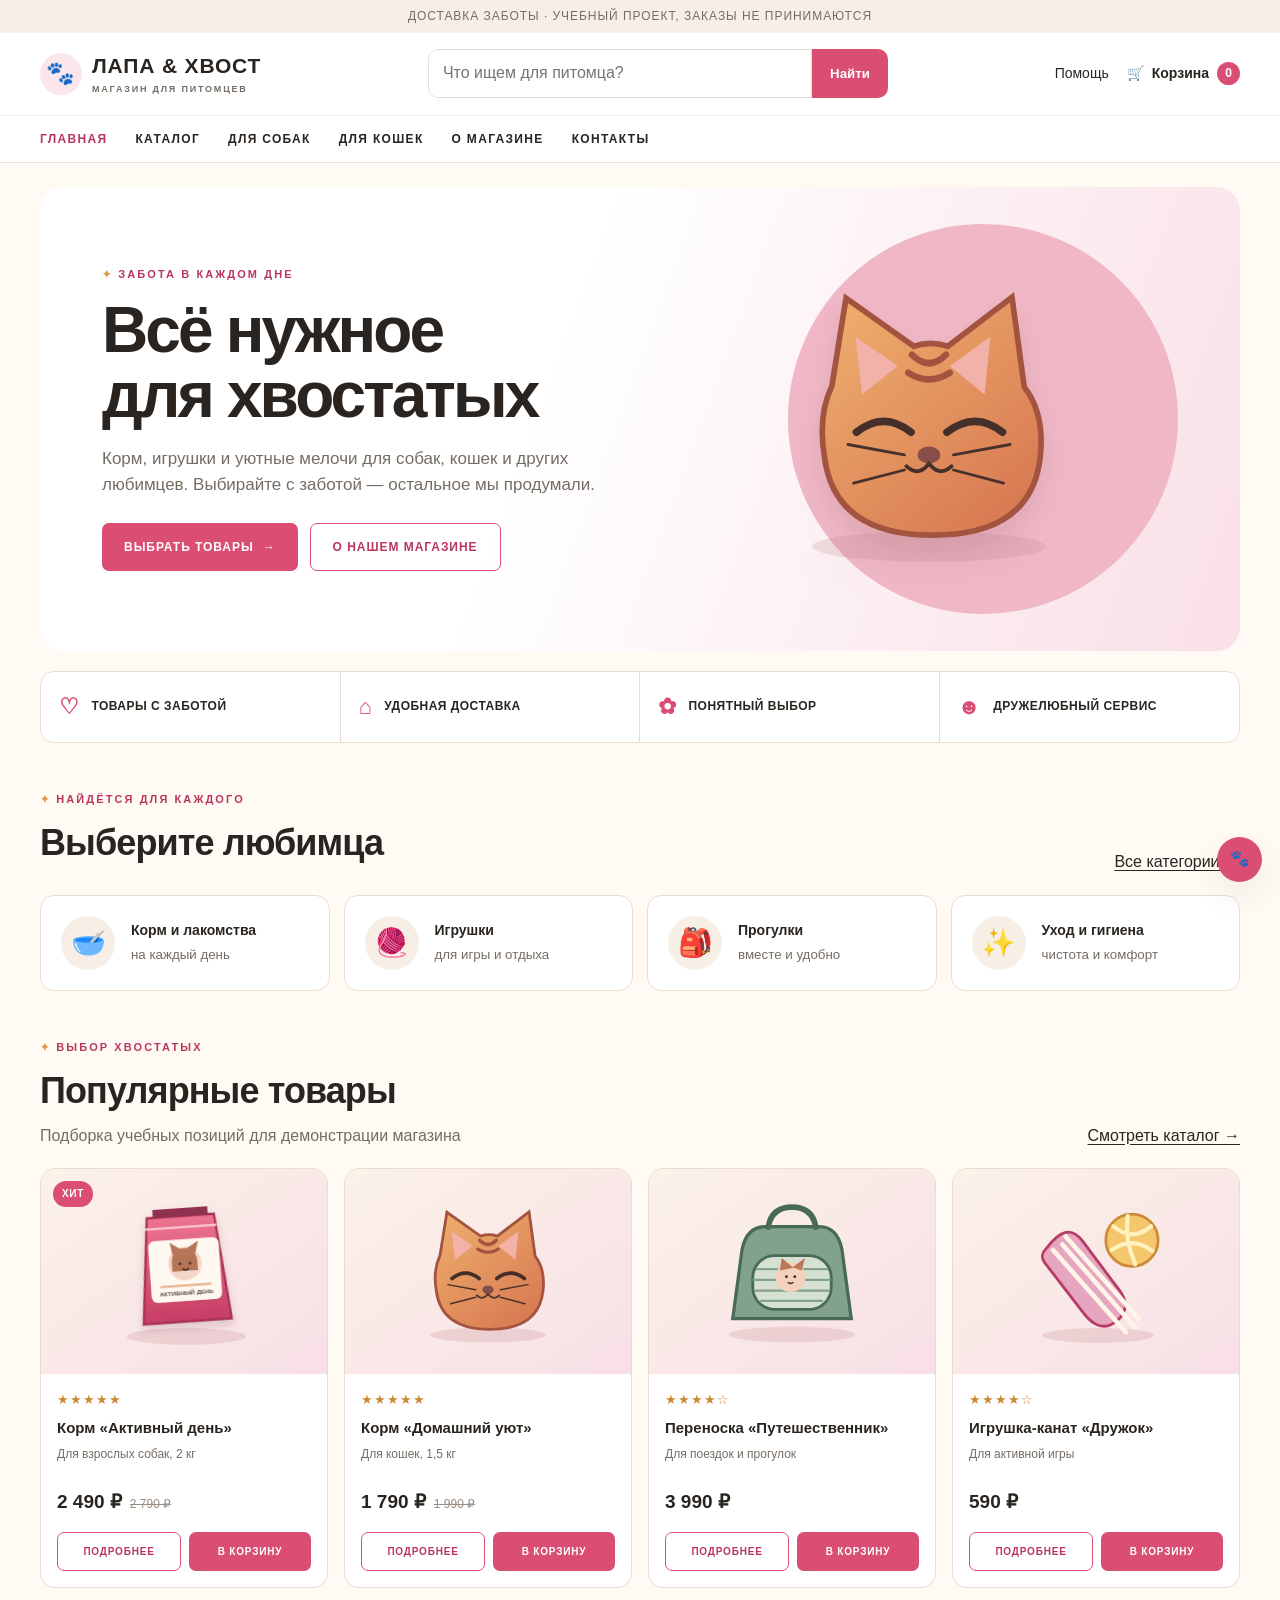
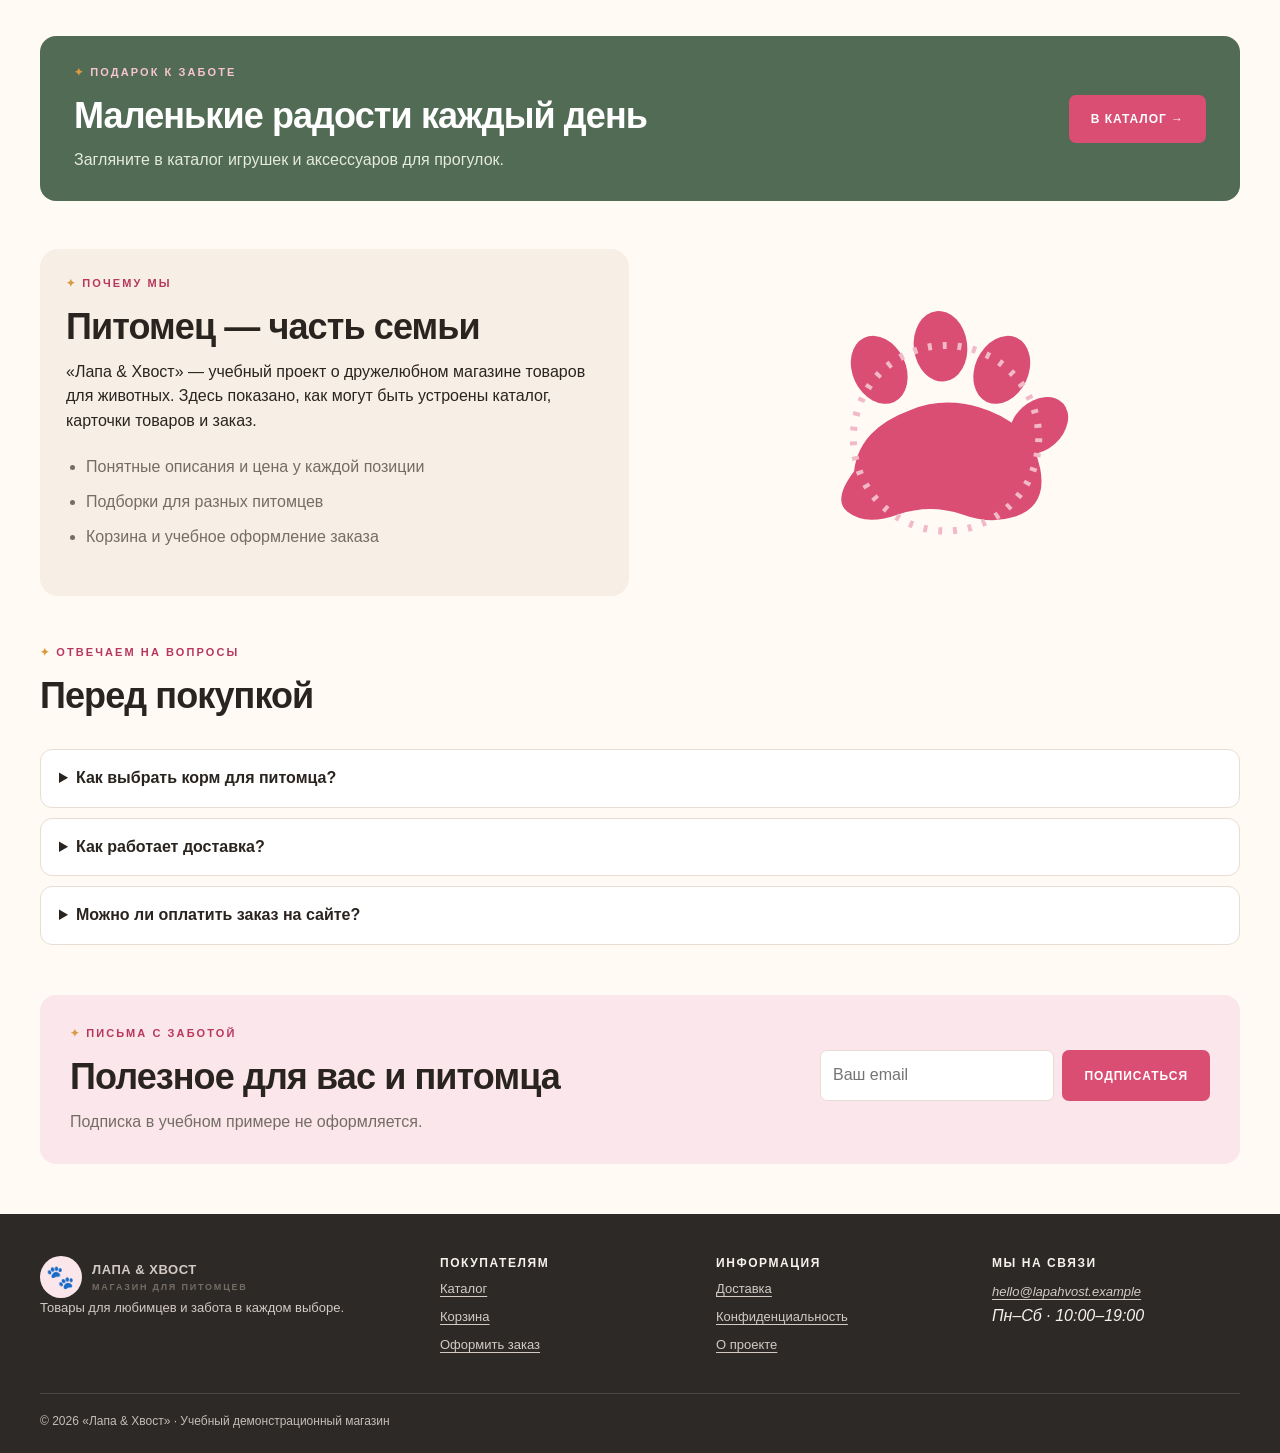
<file: index.html>
<!doctype html>
<html lang="ru"><head><meta charset="utf-8"><meta name="viewport" content="width=device-width, initial-scale=1"><meta name="description" content="Лапа & Хвост — учебный интернет-магазин товаров для питомцев."><title>Лапа & Хвост — всё для любимых питомцев</title><link rel="stylesheet" href="style.css"><script src="store.js" defer></script></head>
<body id="top"><div class="topline">ДОСТАВКА ЗАБОТЫ · УЧЕБНЫЙ ПРОЕКТ, ЗАКАЗЫ НЕ ПРИНИМАЮТСЯ</div><header class="main-header"><div class="container header-main"><a class="brand" href="index.html"><span class="brand-mark" aria-hidden="true">🐾</span><span>ЛАПА & ХВОСТ<small>МАГАЗИН ДЛЯ ПИТОМЦЕВ</small></span></a><form class="header-search" action="catalog.html" method="get" role="search"><label class="visually-hidden" for="site-search">Поиск товаров</label><input id="site-search" name="q" type="search" placeholder="Что ищем для питомца?" minlength="2"><button type="submit">Найти</button></form><div class="header-actions"><a href="information.html#contacts">Помощь</a><a class="cart-link" href="cart.html" aria-label="Корзина"><span aria-hidden="true">🛒</span> Корзина <span class="cart-count" data-cart-count>0</span></a></div></div><nav class="nav" aria-label="Основная навигация"><div class="container"><ul class="nav-list"><li><a href="index.html" aria-current="page">ГЛАВНАЯ</a></li><li><a href="catalog.html">КАТАЛОГ</a></li><li><a href="product-dog-food.html">ДЛЯ СОБАК</a></li><li><a href="product-cat-food.html">ДЛЯ КОШЕК</a></li><li><a href="information.html#about">О МАГАЗИНЕ</a></li><li><a href="information.html#contacts">КОНТАКТЫ</a></li></ul></div></nav></header>
<main id="main" class="container">
<section class="hero" aria-labelledby="hero-title"><div class="hero-copy"><span class="eyebrow">ЗАБОТА В КАЖДОМ ДНЕ</span><h1 id="hero-title">Всё нужное<br>для хвостатых</h1><p class="lead">Корм, игрушки и уютные мелочи для собак, кошек и других любимцев. Выбирайте с заботой — остальное мы продумали.</p><div class="hero-links"><a class="button" href="catalog.html">ВЫБРАТЬ ТОВАРЫ <span aria-hidden="true">→</span></a><a class="button secondary" href="information.html#about">О НАШЕМ МАГАЗИНЕ</a></div></div><div class="hero-art"><img src="assets/cat.svg" alt="Нарисованный рыжий кот — символ магазина"></div></section>
<section class="benefit-row" aria-label="Преимущества магазина"><div class="benefit"><span class="benefit-icon" aria-hidden="true">♡</span><span>ТОВАРЫ С ЗАБОТОЙ</span></div><div class="benefit"><span class="benefit-icon" aria-hidden="true">⌂</span><span>УДОБНАЯ ДОСТАВКА</span></div><div class="benefit"><span class="benefit-icon" aria-hidden="true">✿</span><span>ПОНЯТНЫЙ ВЫБОР</span></div><div class="benefit"><span class="benefit-icon" aria-hidden="true">☻</span><span>ДРУЖЕЛЮБНЫЙ СЕРВИС</span></div></section>
<section class="section" aria-labelledby="categories-title"><div class="section-head"><div><span class="eyebrow">НАЙДЁТСЯ ДЛЯ КАЖДОГО</span><h2 id="categories-title">Выберите любимца</h2></div><a href="catalog.html">Все категории →</a></div><div class="category-grid"><a class="category-card" href="catalog.html?category=food"><span class="category-icon" aria-hidden="true">🥣</span><span><strong>Корм и лакомства</strong><small>на каждый день</small></span></a><a class="category-card" href="catalog.html?category=toys"><span class="category-icon" aria-hidden="true">🧶</span><span><strong>Игрушки</strong><small>для игры и отдыха</small></span></a><a class="category-card" href="catalog.html?category=walk"><span class="category-icon" aria-hidden="true">🎒</span><span><strong>Прогулки</strong><small>вместе и удобно</small></span></a><a class="category-card" href="catalog.html?category=hygiene"><span class="category-icon" aria-hidden="true">✨</span><span><strong>Уход и гигиена</strong><small>чистота и комфорт</small></span></a></div></section>
<section class="section" aria-labelledby="popular-title"><div class="section-head"><div><span class="eyebrow">ВЫБОР ХВОСТАТЫХ</span><h2 id="popular-title">Популярные товары</h2><p>Подборка учебных позиций для демонстрации магазина</p></div><a href="catalog.html">Смотреть каталог →</a></div><div class="product-grid">
<article class="product-card" data-product-card data-category="food" data-price="2490"><span class="badge">ХИТ</span><a class="product-image" href="product-dog-food.html"><img src="assets/pet-food.svg" alt="Иллюстрация упаковки корма для собак"></a><div class="product-info"><span class="rating" aria-label="Оценка 5 из 5">★★★★★</span><h3><a href="product-dog-food.html">Корм «Активный день»</a></h3><p class="product-desc">Для взрослых собак, 2 кг</p><div class="price-row"><data class="price" value="2490">2 490 ₽</data><del class="old-price">2 790 ₽</del></div><div class="product-actions"><a class="button secondary" href="product-dog-food.html">ПОДРОБНЕЕ</a><button class="button" type="button" data-add-to-cart="dog-food" aria-label="Добавить корм для собак в корзину">В КОРЗИНУ</button></div></div></article>
<article class="product-card" data-product-card data-category="food" data-price="1790"><a class="product-image" href="product-cat-food.html"><img src="assets/cat.svg" alt="Иллюстрация кошки"></a><div class="product-info"><span class="rating" aria-label="Оценка 5 из 5">★★★★★</span><h3><a href="product-cat-food.html">Корм «Домашний уют»</a></h3><p class="product-desc">Для кошек, 1,5 кг</p><div class="price-row"><data class="price" value="1790">1 790 ₽</data><del class="old-price">1 990 ₽</del></div><div class="product-actions"><a class="button secondary" href="product-cat-food.html">ПОДРОБНЕЕ</a><button class="button" type="button" data-add-to-cart="cat-food">В КОРЗИНУ</button></div></div></article>
<article class="product-card" data-product-card data-category="walk" data-price="3990"><a class="product-image" href="product-carrier.html"><img src="assets/carrier.svg" alt="Иллюстрация переноски для питомца"></a><div class="product-info"><span class="rating" aria-label="Оценка 4 из 5">★★★★☆</span><h3><a href="product-carrier.html">Переноска «Путешественник»</a></h3><p class="product-desc">Для поездок и прогулок</p><div class="price-row"><data class="price" value="3990">3 990 ₽</data></div><div class="product-actions"><a class="button secondary" href="product-carrier.html">ПОДРОБНЕЕ</a><button class="button" type="button" data-add-to-cart="carrier">В КОРЗИНУ</button></div></div></article>
<article class="product-card" data-product-card data-category="toys" data-price="590"><a class="product-image" href="catalog.html"><img src="assets/toy.svg" alt="Иллюстрация игрушки для питомца"></a><div class="product-info"><span class="rating" aria-label="Оценка 4 из 5">★★★★☆</span><h3><a href="catalog.html">Игрушка-канат «Дружок»</a></h3><p class="product-desc">Для активной игры</p><div class="price-row"><data class="price" value="590">590 ₽</data></div><div class="product-actions"><a class="button secondary" href="catalog.html">ПОДРОБНЕЕ</a><button class="button" type="button" data-add-to-cart="rope">В КОРЗИНУ</button></div></div></article>
</div><p class="form-note" data-live-message aria-live="polite"></p></section>
<section class="offer-band"><div><span class="eyebrow">ПОДАРОК К ЗАБОТЕ</span><h2>Маленькие радости каждый день</h2><p>Загляните в каталог игрушек и аксессуаров для прогулок.</p></div><a class="button" href="catalog.html">В КАТАЛОГ →</a></section>
<section class="section split" id="about"><div class="soft-panel"><span class="eyebrow">ПОЧЕМУ МЫ</span><h2>Питомец — часть семьи</h2><p>«Лапа & Хвост» — учебный проект о дружелюбном магазине товаров для животных. Здесь показано, как могут быть устроены каталог, карточки товаров и заказ.</p><ul class="feature-list"><li>Понятные описания и цена у каждой позиции</li><li>Подборки для разных питомцев</li><li>Корзина и учебное оформление заказа</li></ul></div><div class="paw-decor"><img src="assets/paw.svg" alt="Декоративная иллюстрация лапки" title="Иллюстрация магазина"></div></section>
<section class="section"><div class="section-head"><div><span class="eyebrow">ОТВЕЧАЕМ НА ВОПРОСЫ</span><h2>Перед покупкой</h2></div></div><div class="faq-list"><details><summary>Как выбрать корм для питомца?</summary><p>Учитывайте возраст, размер, привычный рацион и рекомендации ветеринарного специалиста. Товары на сайте — учебные примеры.</p></details><details><summary>Как работает доставка?</summary><p>В этом макете доставка показана как элемент заказа. Реальные сроки и условия должен указать продавец.</p></details><details><summary>Можно ли оплатить заказ на сайте?</summary><p>Нет. Оплата не подключена; оформление демонстрирует только работу формы и корзины.</p></details></div></section>
<section class="newsletter"><div><span class="eyebrow">ПИСЬМА С ЗАБОТОЙ</span><h2>Полезное для вас и питомца</h2><p>Подписка в учебном примере не оформляется.</p></div><form class="newsletter-form" data-newsletter><label class="visually-hidden" for="news-email">Ваш email</label><input id="news-email" type="email" name="email" autocomplete="email" placeholder="Ваш email" required><button class="button" type="submit">ПОДПИСАТЬСЯ</button><output aria-live="polite"></output></form></section>
</main><footer class="footer" id="contacts"><div class="container"><div class="footer-grid"><section><a class="brand" href="index.html"><span class="brand-mark" aria-hidden="true">🐾</span><span>ЛАПА & ХВОСТ<small>МАГАЗИН ДЛЯ ПИТОМЦЕВ</small></span></a><p>Товары для любимцев и забота в каждом выборе.</p></section><section><h3>ПОКУПАТЕЛЯМ</h3><ul><li><a href="catalog.html">Каталог</a></li><li><a href="cart.html">Корзина</a></li><li><a href="checkout.html">Оформить заказ</a></li></ul></section><section><h3>ИНФОРМАЦИЯ</h3><ul><li><a href="information.html#delivery">Доставка</a></li><li><a href="information.html#privacy">Конфиденциальность</a></li><li><a href="information.html#about">О проекте</a></li></ul></section><section><h3>МЫ НА СВЯЗИ</h3><address><a href="mailto:hello@lapahvost.example">hello@lapahvost.example</a><br>Пн–Сб · 10:00–19:00</address></section></div><div class="footer-bottom">© 2026 «Лапа & Хвост» · Учебный демонстрационный магазин</div></div></footer><a class="paw-float" href="#top" aria-label="Наверх">🐾</a></body></html>
</file>
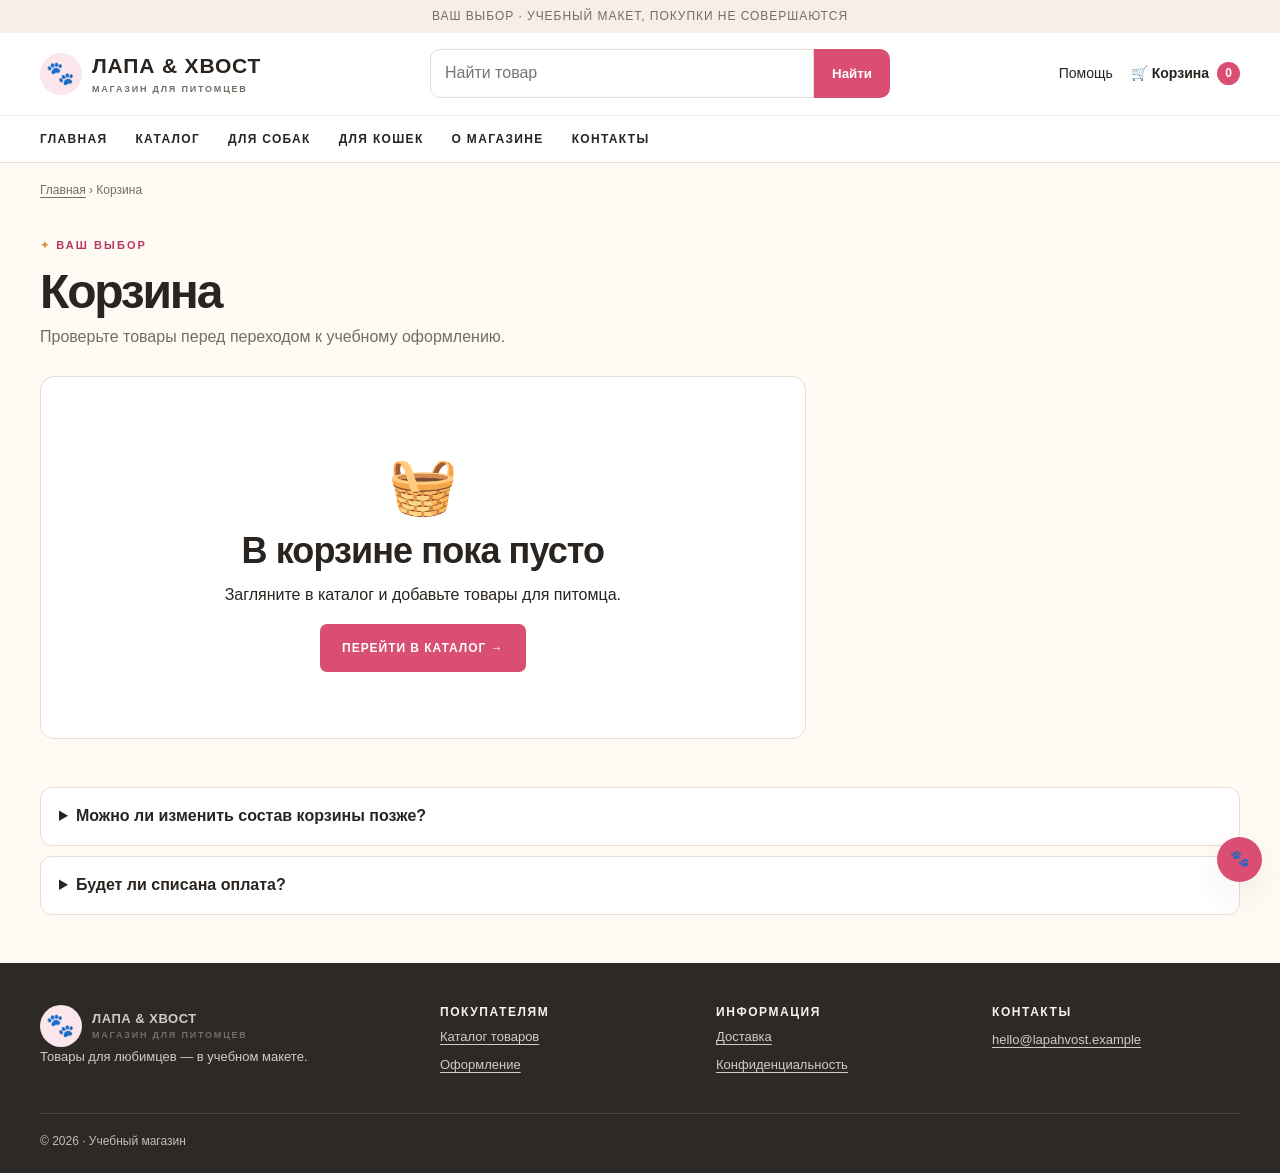
<file: cart.html>
<!doctype html><html lang="ru"><head><meta charset="utf-8"><meta name="viewport" content="width=device-width, initial-scale=1"><meta name="description" content="Корзина учебного интернет-магазина Лапа и Хвост."><title>Корзина — Лапа & Хвост</title><link rel="stylesheet" href="style.css"><script src="store.js" defer></script></head><body id="top"><div class="topline">ВАШ ВЫБОР · УЧЕБНЫЙ МАКЕТ, ПОКУПКИ НЕ СОВЕРШАЮТСЯ</div><header class="main-header"><div class="container header-main"><a class="brand" href="index.html"><span class="brand-mark">🐾</span><span>ЛАПА & ХВОСТ<small>МАГАЗИН ДЛЯ ПИТОМЦЕВ</small></span></a><form class="header-search" action="catalog.html" method="get" role="search"><label class="visually-hidden" for="q">Поиск</label><input id="q" name="q" type="search" placeholder="Найти товар"><button>Найти</button></form><div class="header-actions"><a href="information.html#contacts">Помощь</a><a class="cart-link" href="cart.html" aria-current="page">🛒 Корзина <span class="cart-count" data-cart-count>0</span></a></div></div><nav class="nav" aria-label="Основная навигация"><div class="container"><ul class="nav-list"><li><a href="index.html">ГЛАВНАЯ</a></li><li><a href="catalog.html">КАТАЛОГ</a></li><li><a href="product-dog-food.html">ДЛЯ СОБАК</a></li><li><a href="product-cat-food.html">ДЛЯ КОШЕК</a></li><li><a href="information.html#about">О МАГАЗИНЕ</a></li><li><a href="information.html#contacts">КОНТАКТЫ</a></li></ul></div></nav></header>
<main class="container" id="main"><nav class="breadcrumb" aria-label="Хлебные крошки"><a href="index.html">Главная</a> › Корзина</nav><header class="page-title"><span class="eyebrow">ВАШ ВЫБОР</span><h1>Корзина</h1><p>Проверьте товары перед переходом к учебному оформлению.</p></header>
<section class="cart-layout"><div class="cart-box"><div class="empty-state" data-cart-empty><div class="empty-icon" aria-hidden="true">🧺</div><h2>В корзине пока пусто</h2><p>Загляните в каталог и добавьте товары для питомца.</p><a class="button" href="catalog.html">ПЕРЕЙТИ В КАТАЛОГ →</a></div><div data-cart-content hidden><div data-cart-items></div><p class="form-note">Количество можно изменить прямо в корзине.</p></div></div><aside class="summary-box" data-cart-content hidden><h2>Ваш заказ</h2><div class="summary-line"><span>Товары</span><strong data-subtotal>0 ₽</strong></div><div class="summary-line"><span>Доставка</span><strong data-shipping>0 ₽</strong></div><div class="summary-line"><span>Скидка</span><strong data-discount>−0 ₽</strong></div><div class="delivery-choice"><p><strong>Доставка</strong></p><label><input type="radio" name="delivery" value="pickup" checked> Самовывоз — бесплатно</label><label><input type="radio" name="delivery" value="courier"> Курьер — учебный тариф 350 ₽</label></div><div class="promo-row"><label class="visually-hidden" for="promo">Промокод</label><input id="promo" data-promo-code type="text" maxlength="20" placeholder="Промокод"><button class="button secondary" type="button" data-promo-apply>Применить</button></div><p class="promo-note" data-promo-note aria-live="polite"></p><div class="summary-line total"><span>Итого</span><output data-grand-total>0 ₽</output></div><p class="form-note">Промокод для демонстрации: <code>LAPKA10</code></p><a class="button" href="checkout.html">ПЕРЕЙТИ К ОФОРМЛЕНИЮ</a></aside></section>
<section class="section"><div class="faq-list"><details><summary>Можно ли изменить состав корзины позже?</summary><p>Да. В макете количество можно изменить или удалить позицию до перехода к оформлению.</p></details><details><summary>Будет ли списана оплата?</summary><p>Нет. Платёжный сервис не подключён. Это учебная демонстрация интерфейса.</p></details></div></section></main>
<footer class="footer"><div class="container footer-grid"><section><a class="brand" href="index.html"><span class="brand-mark">🐾</span><span>ЛАПА & ХВОСТ<small>МАГАЗИН ДЛЯ ПИТОМЦЕВ</small></span></a><p>Товары для любимцев — в учебном макете.</p></section><section><h3>ПОКУПАТЕЛЯМ</h3><ul><li><a href="catalog.html">Каталог товаров</a></li><li><a href="checkout.html">Оформление</a></li></ul></section><section><h3>ИНФОРМАЦИЯ</h3><ul><li><a href="information.html#delivery">Доставка</a></li><li><a href="information.html#privacy">Конфиденциальность</a></li></ul></section><section><h3>КОНТАКТЫ</h3><a href="mailto:hello@lapahvost.example">hello@lapahvost.example</a></section></div><div class="container footer-bottom">© 2026 · Учебный магазин</div></footer><a class="paw-float" href="#top" aria-label="Наверх">🐾</a></body></html>
</file>
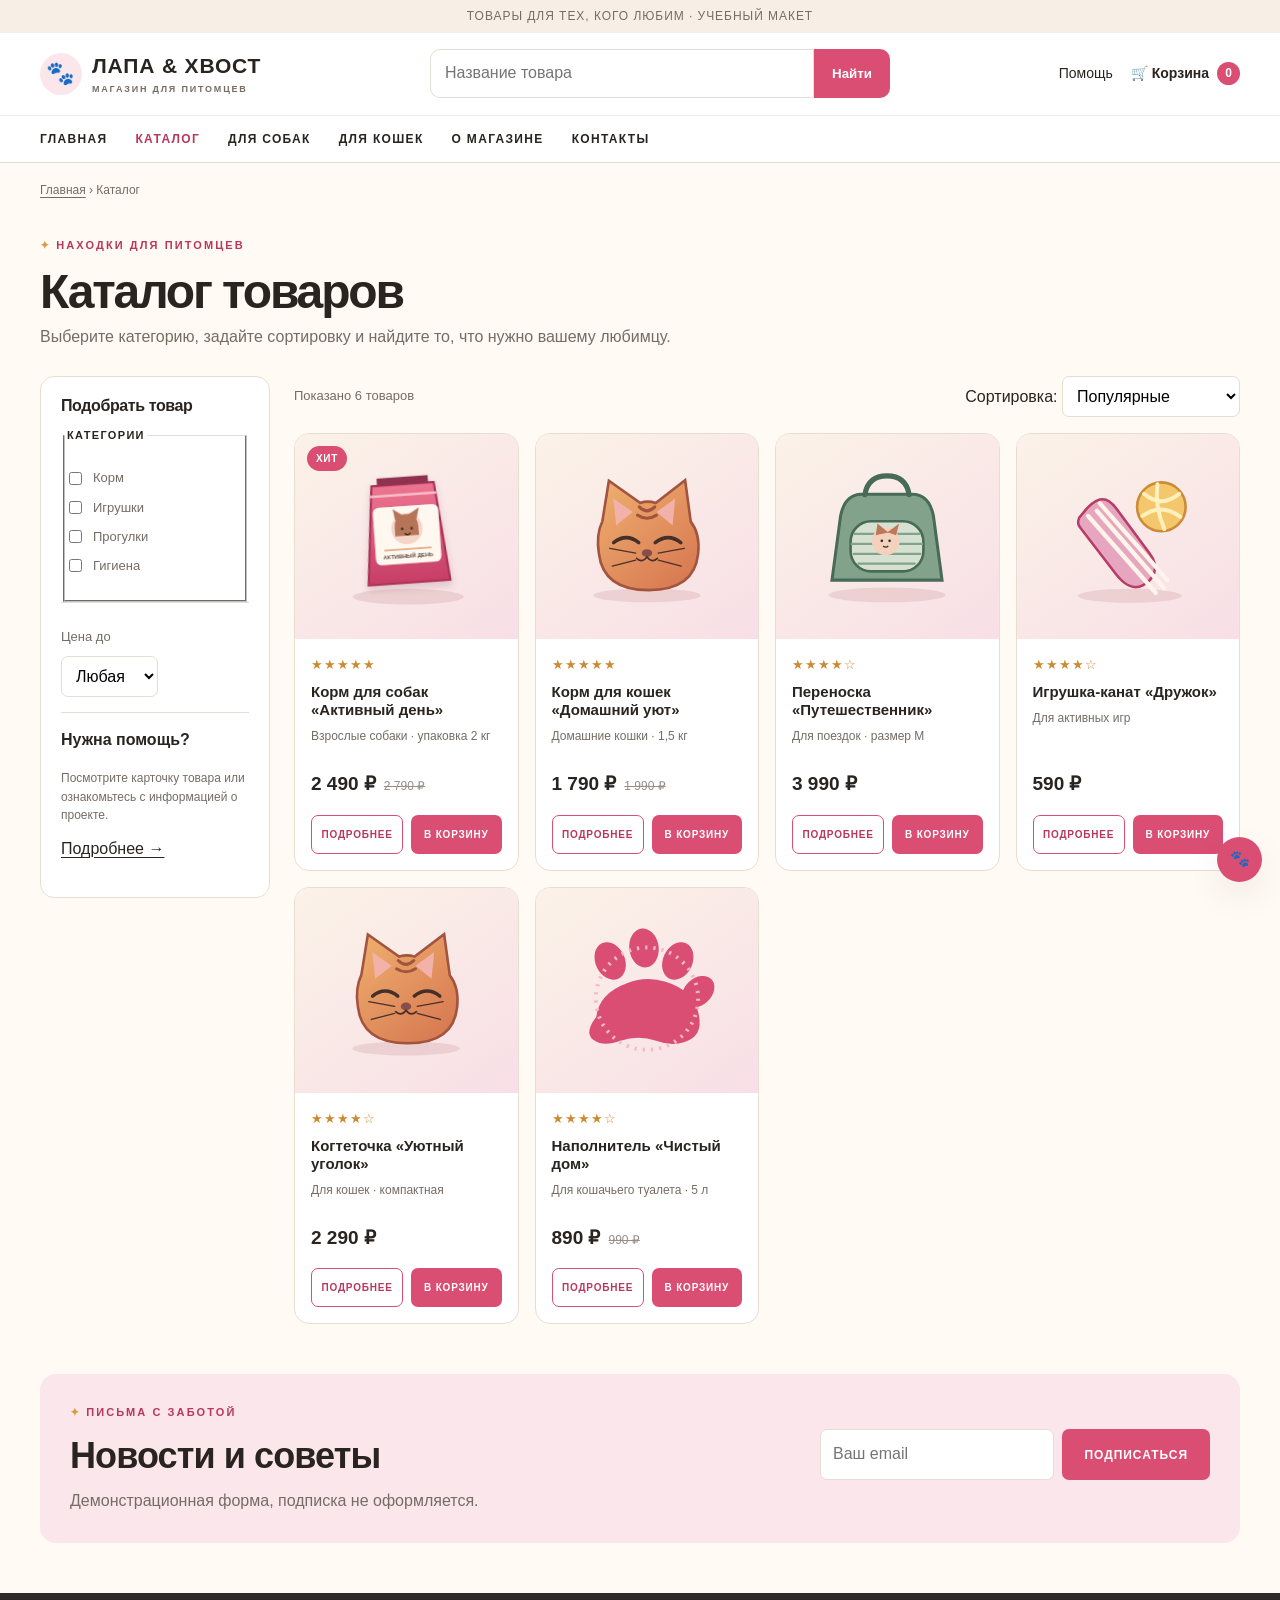
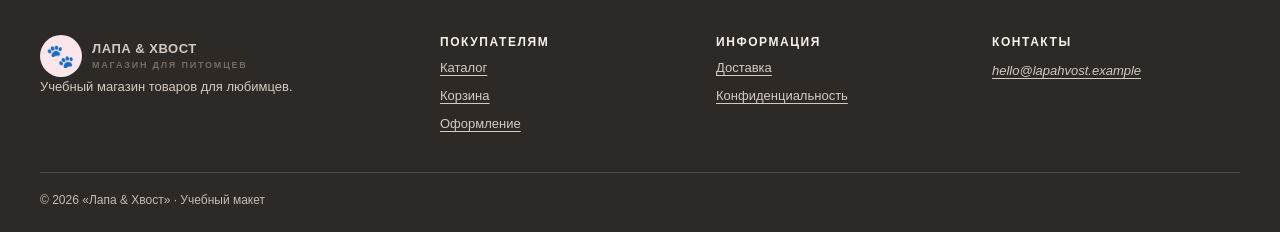
<file: catalog.html>
<!doctype html>
<html lang="ru"><head><meta charset="utf-8"><meta name="viewport" content="width=device-width, initial-scale=1"><meta name="description" content="Каталог учебного интернет-магазина товаров для питомцев."><title>Каталог товаров — Лапа & Хвост</title><link rel="stylesheet" href="style.css"><script src="store.js" defer></script></head><body id="top"><div class="topline">ТОВАРЫ ДЛЯ ТЕХ, КОГО ЛЮБИМ · УЧЕБНЫЙ МАКЕТ</div>
<header class="main-header"><div class="container header-main"><a class="brand" href="index.html"><span class="brand-mark" aria-hidden="true">🐾</span><span>ЛАПА & ХВОСТ<small>МАГАЗИН ДЛЯ ПИТОМЦЕВ</small></span></a><form class="header-search" action="catalog.html" method="get" role="search"><label class="visually-hidden" for="catalog-search">Поиск товаров</label><input id="catalog-search" data-catalog-search name="q" type="search" placeholder="Название товара"><button type="submit">Найти</button></form><div class="header-actions"><a href="information.html#contacts">Помощь</a><a class="cart-link" href="cart.html">🛒 Корзина <span class="cart-count" data-cart-count>0</span></a></div></div><nav class="nav" aria-label="Основная навигация"><div class="container"><ul class="nav-list"><li><a href="index.html">ГЛАВНАЯ</a></li><li><a href="catalog.html" aria-current="page">КАТАЛОГ</a></li><li><a href="product-dog-food.html">ДЛЯ СОБАК</a></li><li><a href="product-cat-food.html">ДЛЯ КОШЕК</a></li><li><a href="information.html#about">О МАГАЗИНЕ</a></li><li><a href="information.html#contacts">КОНТАКТЫ</a></li></ul></div></nav></header>
<main id="main" class="container"><nav class="breadcrumb" aria-label="Хлебные крошки"><a href="index.html">Главная</a> › Каталог</nav><header class="page-title"><span class="eyebrow">НАХОДКИ ДЛЯ ПИТОМЦЕВ</span><h1>Каталог товаров</h1><p>Выберите категорию, задайте сортировку и найдите то, что нужно вашему любимцу.</p></header>
<div class="catalog-layout"><aside class="filter-panel" aria-label="Фильтры товаров"><h2>Подобрать товар</h2><fieldset class="filter-group"><legend>Категории</legend><label><input type="checkbox" value="food" data-category-filter> Корм</label><label><input type="checkbox" value="toys" data-category-filter> Игрушки</label><label><input type="checkbox" value="walk" data-category-filter> Прогулки</label><label><input type="checkbox" value="hygiene" data-category-filter> Гигиена</label></fieldset><div class="filter-group"><label for="price-filter">Цена до</label><select id="price-filter" class="form-control" data-price-filter><option value="">Любая</option><option value="1000">1 000 ₽</option><option value="2500">2 500 ₽</option><option value="4000">4 000 ₽</option></select></div><div class="filter-group"><p><strong>Нужна помощь?</strong></p><p class="form-note">Посмотрите карточку товара или ознакомьтесь с информацией о проекте.</p><a href="information.html">Подробнее →</a></div></aside>
<section aria-label="Список товаров"><div class="catalog-toolbar"><p data-result-count aria-live="polite">Показано 6 товаров</p><label for="sort-products">Сортировка: <select id="sort-products" data-sort><option value="popular">Популярные</option><option value="price-up">Сначала дешевле</option><option value="price-down">Сначала дороже</option></select></label></div><div class="product-grid">
<article class="product-card" data-product-card data-category="food" data-price="2490"><span class="badge">ХИТ</span><a class="product-image" href="product-dog-food.html"><img src="assets/pet-food.svg" alt="Упаковка корма для собак"></a><div class="product-info"><span class="rating" aria-label="Оценка 5 из 5">★★★★★</span><h3><a href="product-dog-food.html">Корм для собак «Активный день»</a></h3><p class="product-desc">Взрослые собаки · упаковка 2 кг</p><div class="price-row"><data class="price" value="2490">2 490 ₽</data><del class="old-price">2 790 ₽</del></div><div class="product-actions"><a class="button secondary" href="product-dog-food.html">ПОДРОБНЕЕ</a><button class="button" data-add-to-cart="dog-food" type="button">В КОРЗИНУ</button></div></div></article>
<article class="product-card" data-product-card data-category="food" data-price="1790"><a class="product-image" href="product-cat-food.html"><img src="assets/cat.svg" alt="Кошка — иллюстрация корма для кошек"></a><div class="product-info"><span class="rating" aria-label="Оценка 5 из 5">★★★★★</span><h3><a href="product-cat-food.html">Корм для кошек «Домашний уют»</a></h3><p class="product-desc">Домашние кошки · 1,5 кг</p><div class="price-row"><data class="price" value="1790">1 790 ₽</data><del class="old-price">1 990 ₽</del></div><div class="product-actions"><a class="button secondary" href="product-cat-food.html">ПОДРОБНЕЕ</a><button class="button" data-add-to-cart="cat-food" type="button">В КОРЗИНУ</button></div></div></article>
<article class="product-card" data-product-card data-category="walk" data-price="3990"><a class="product-image" href="product-carrier.html"><img src="assets/carrier.svg" alt="Переноска для питомца"></a><div class="product-info"><span class="rating" aria-label="Оценка 4 из 5">★★★★☆</span><h3><a href="product-carrier.html">Переноска «Путешественник»</a></h3><p class="product-desc">Для поездок · размер M</p><div class="price-row"><data class="price" value="3990">3 990 ₽</data></div><div class="product-actions"><a class="button secondary" href="product-carrier.html">ПОДРОБНЕЕ</a><button class="button" data-add-to-cart="carrier" type="button">В КОРЗИНУ</button></div></div></article>
<article class="product-card" data-product-card data-category="toys" data-price="590"><a class="product-image" href="product-toy.html"><img src="assets/toy.svg" alt="Игрушка-канат и мячик"></a><div class="product-info"><span class="rating" aria-label="Оценка 4 из 5">★★★★☆</span><h3><a href="product-toy.html">Игрушка-канат «Дружок»</a></h3><p class="product-desc">Для активных игр</p><div class="price-row"><data class="price" value="590">590 ₽</data></div><div class="product-actions"><a class="button secondary" href="product-toy.html">ПОДРОБНЕЕ</a><button class="button" data-add-to-cart="rope" type="button">В КОРЗИНУ</button></div></div></article>
<article class="product-card" data-product-card data-category="toys" data-price="2290"><a class="product-image" href="product-scratch.html"><img src="assets/cat.svg" alt="Кошка рядом с когтеточкой — иллюстрация"></a><div class="product-info"><span class="rating" aria-label="Оценка 4 из 5">★★★★☆</span><h3><a href="product-scratch.html">Когтеточка «Уютный уголок»</a></h3><p class="product-desc">Для кошек · компактная</p><div class="price-row"><data class="price" value="2290">2 290 ₽</data></div><div class="product-actions"><a class="button secondary" href="product-scratch.html">ПОДРОБНЕЕ</a><button class="button" data-add-to-cart="scratch" type="button">В КОРЗИНУ</button></div></div></article>
<article class="product-card" data-product-card data-category="hygiene" data-price="890"><a class="product-image" href="product-hygiene.html"><img src="assets/paw.svg" alt="Декоративная лапка"></a><div class="product-info"><span class="rating" aria-label="Оценка 4 из 5">★★★★☆</span><h3><a href="product-hygiene.html">Наполнитель «Чистый дом»</a></h3><p class="product-desc">Для кошачьего туалета · 5 л</p><div class="price-row"><data class="price" value="890">890 ₽</data><del class="old-price">990 ₽</del></div><div class="product-actions"><a class="button secondary" href="product-hygiene.html">ПОДРОБНЕЕ</a><button class="button" data-add-to-cart="litter" type="button">В КОРЗИНУ</button></div></div></article>
<p class="catalog-message" data-no-results hidden>По выбранным условиям товаров не найдено. Измените фильтры.</p></div></section></div>
<section class="newsletter"><div><span class="eyebrow">ПИСЬМА С ЗАБОТОЙ</span><h2>Новости и советы</h2><p>Демонстрационная форма, подписка не оформляется.</p></div><form class="newsletter-form" data-newsletter><label class="visually-hidden" for="news-email">Ваш email</label><input id="news-email" name="email" type="email" autocomplete="email" placeholder="Ваш email" required><button class="button" type="submit">ПОДПИСАТЬСЯ</button><output aria-live="polite"></output></form></section></main>
<footer class="footer" id="contacts"><div class="container"><div class="footer-grid"><section><a class="brand" href="index.html"><span class="brand-mark">🐾</span><span>ЛАПА & ХВОСТ<small>МАГАЗИН ДЛЯ ПИТОМЦЕВ</small></span></a><p>Учебный магазин товаров для любимцев.</p></section><section><h3>ПОКУПАТЕЛЯМ</h3><ul><li><a href="catalog.html">Каталог</a></li><li><a href="cart.html">Корзина</a></li><li><a href="checkout.html">Оформление</a></li></ul></section><section><h3>ИНФОРМАЦИЯ</h3><ul><li><a href="information.html#delivery">Доставка</a></li><li><a href="information.html#privacy">Конфиденциальность</a></li></ul></section><section><h3>КОНТАКТЫ</h3><address><a href="mailto:hello@lapahvost.example">hello@lapahvost.example</a></address></section></div><div class="footer-bottom">© 2026 «Лапа & Хвост» · Учебный макет</div></div></footer><a class="paw-float" href="#top" aria-label="Наверх">🐾</a></body></html>
</file>
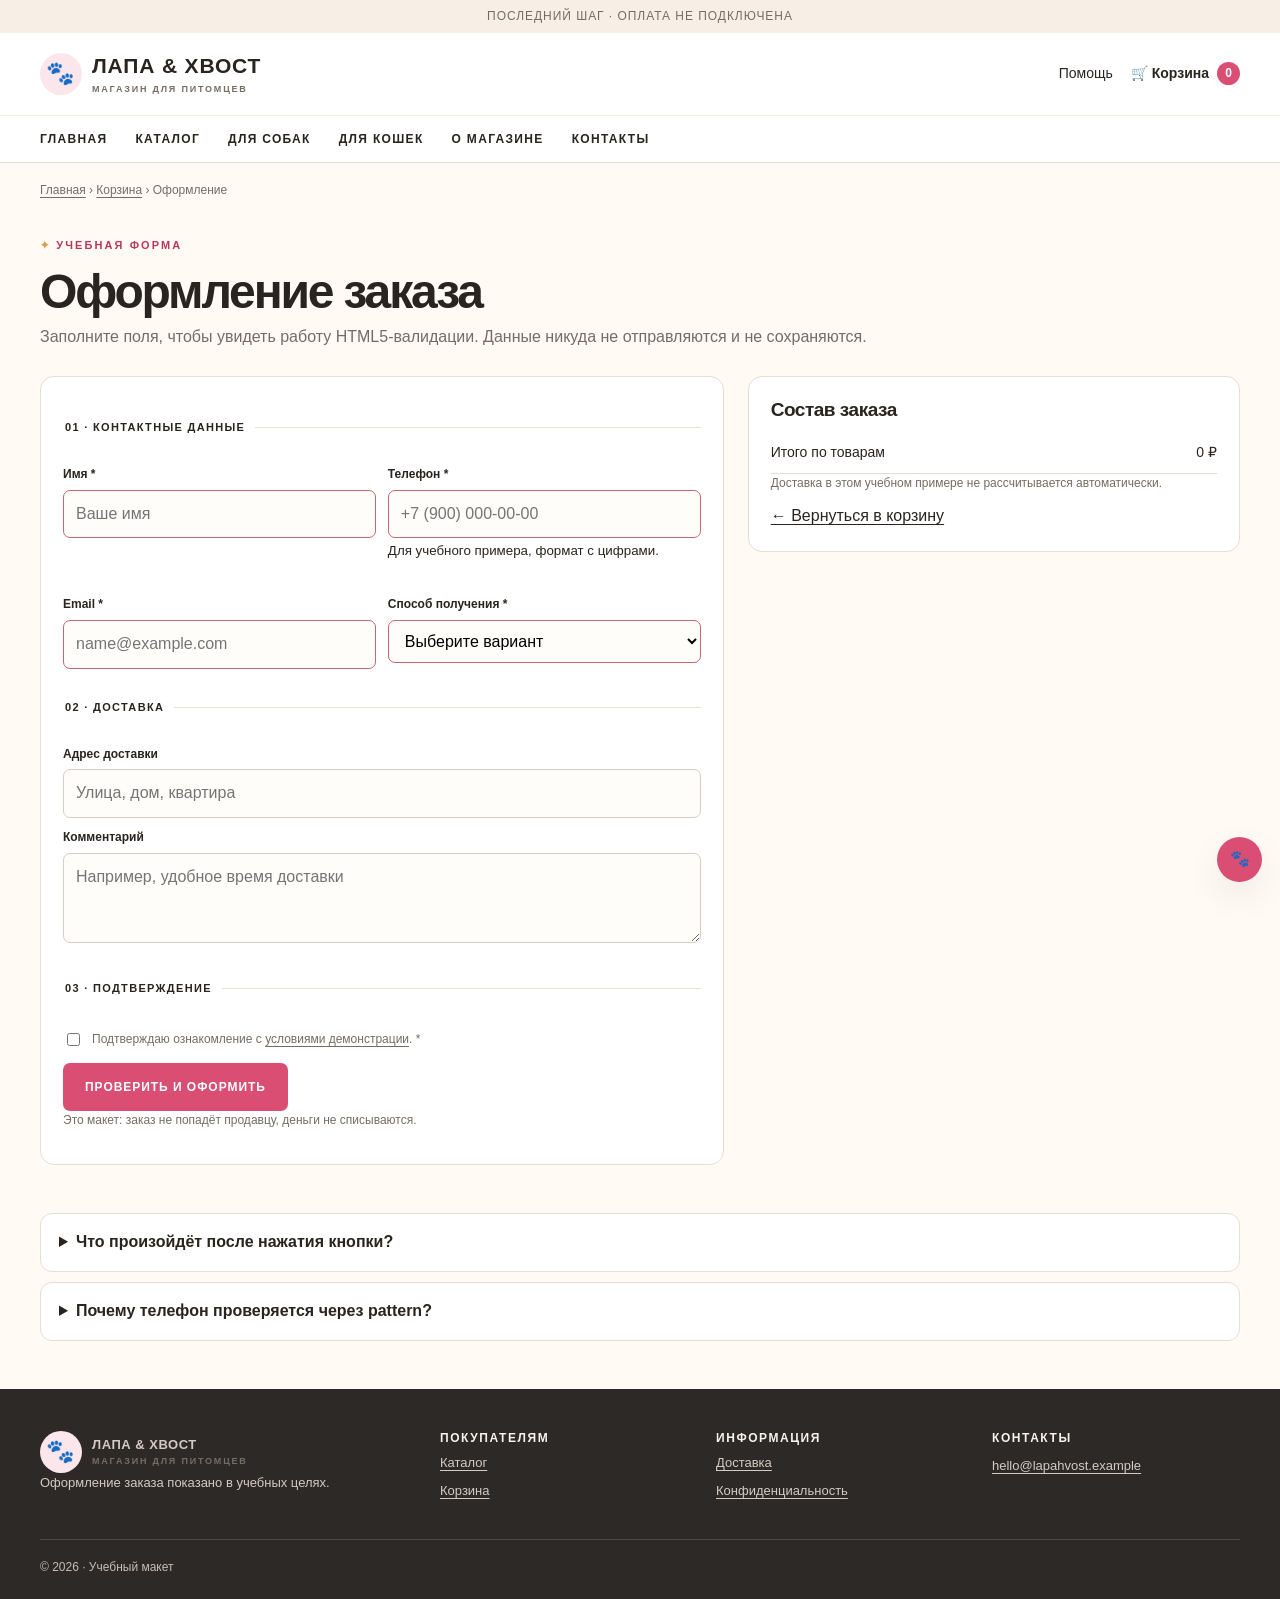
<file: checkout.html>
<!doctype html><html lang="ru"><head><meta charset="utf-8"><meta name="viewport" content="width=device-width, initial-scale=1"><meta name="description" content="Демонстрационная форма оформления заказа зоомагазина."><title>Оформление заказа — Лапа & Хвост</title><link rel="stylesheet" href="style.css"><script src="store.js" defer></script></head><body id="top"><div class="topline">ПОСЛЕДНИЙ ШАГ · ОПЛАТА НЕ ПОДКЛЮЧЕНА</div><header class="main-header"><div class="container header-main"><a class="brand" href="index.html"><span class="brand-mark">🐾</span><span>ЛАПА & ХВОСТ<small>МАГАЗИН ДЛЯ ПИТОМЦЕВ</small></span></a><div class="header-actions"><a href="information.html#contacts">Помощь</a><a class="cart-link" href="cart.html">🛒 Корзина <span class="cart-count" data-cart-count>0</span></a></div></div><nav class="nav" aria-label="Основная навигация"><div class="container"><ul class="nav-list"><li><a href="index.html">ГЛАВНАЯ</a></li><li><a href="catalog.html">КАТАЛОГ</a></li><li><a href="product-dog-food.html">ДЛЯ СОБАК</a></li><li><a href="product-cat-food.html">ДЛЯ КОШЕК</a></li><li><a href="information.html#about">О МАГАЗИНЕ</a></li><li><a href="information.html#contacts">КОНТАКТЫ</a></li></ul></div></nav></header>
<main class="container" id="main"><nav class="breadcrumb" aria-label="Хлебные крошки"><a href="index.html">Главная</a> › <a href="cart.html">Корзина</a> › Оформление</nav><header class="page-title"><span class="eyebrow">УЧЕБНАЯ ФОРМА</span><h1>Оформление заказа</h1><p>Заполните поля, чтобы увидеть работу HTML5-валидации. Данные никуда не отправляются и не сохраняются.</p></header>
<div class="checkout-layout"><form class="form-box" data-checkout-form><fieldset class="form-section"><legend>01 · КОНТАКТНЫЕ ДАННЫЕ</legend><div class="form-grid"><div class="field"><label for="name">Имя *</label><input id="name" name="name" type="text" autocomplete="name" minlength="2" maxlength="50" pattern="[А-Яа-яЁёA-Za-z][А-Яа-яЁёA-Za-z -]{1,49}" required placeholder="Ваше имя"></div><div class="field"><label for="phone">Телефон *</label><input id="phone" name="phone" type="tel" autocomplete="tel" inputmode="tel" pattern="\+?[0-9 ()-]{10,18}" minlength="10" maxlength="18" required placeholder="+7 (900) 000-00-00"><small>Для учебного примера, формат с цифрами.</small></div><div class="field"><label for="email">Email *</label><input id="email" name="email" type="email" autocomplete="email" required placeholder="name@example.com"></div><div class="field"><label for="delivery">Способ получения *</label><select id="delivery" name="delivery" required><option value="">Выберите вариант</option><option value="pickup">Самовывоз</option><option value="courier">Курьер (учебный тариф)</option></select></div></div></fieldset>
<fieldset class="form-section"><legend>02 · ДОСТАВКА</legend><div class="field"><label for="address">Адрес доставки</label><input id="address" name="address" type="text" autocomplete="street-address" maxlength="120" placeholder="Улица, дом, квартира"></div><div class="field"><label for="comment">Комментарий</label><textarea id="comment" name="comment" maxlength="500" placeholder="Например, удобное время доставки"></textarea></div></fieldset>
<fieldset class="form-section"><legend>03 · ПОДТВЕРЖДЕНИЕ</legend><label class="checkline"><input type="checkbox" name="consent" required><span>Подтверждаю ознакомление с <a href="information.html#privacy">условиями демонстрации</a>. * </span></label><button class="button" type="submit">ПРОВЕРИТЬ И ОФОРМИТЬ</button><p class="form-note">Это макет: заказ не попадёт продавцу, деньги не списываются.</p><div class="status-message" data-checkout-status role="status" aria-live="polite" hidden></div></fieldset></form>
<aside class="summary-box"><h2>Состав заказа</h2><div data-order-items><p class="form-note">Состав обновляется из вашей корзины.</p></div><div class="summary-line"><span>Итого по товарам</span><output data-checkout-total>0 ₽</output></div><p class="form-note">Доставка в этом учебном примере не рассчитывается автоматически.</p><a href="cart.html">← Вернуться в корзину</a></aside></div>
<section class="section faq-list"><details><summary>Что произойдёт после нажатия кнопки?</summary><p>Браузер проверит обязательные поля. После успешной проверки появится учебное подтверждение; сведения не отправляются на сервер.</p></details><details><summary>Почему телефон проверяется через pattern?</summary><p>Атрибут pattern задаёт допустимый набор символов, а type=tel подсказывает браузеру подходящую клавиатуру на телефоне.</p></details></section></main>
<footer class="footer"><div class="container footer-grid"><section><a class="brand" href="index.html"><span class="brand-mark">🐾</span><span>ЛАПА & ХВОСТ<small>МАГАЗИН ДЛЯ ПИТОМЦЕВ</small></span></a><p>Оформление заказа показано в учебных целях.</p></section><section><h3>ПОКУПАТЕЛЯМ</h3><ul><li><a href="catalog.html">Каталог</a></li><li><a href="cart.html">Корзина</a></li></ul></section><section><h3>ИНФОРМАЦИЯ</h3><ul><li><a href="information.html#delivery">Доставка</a></li><li><a href="information.html#privacy">Конфиденциальность</a></li></ul></section><section><h3>КОНТАКТЫ</h3><a href="mailto:hello@lapahvost.example">hello@lapahvost.example</a></section></div><div class="container footer-bottom">© 2026 · Учебный макет</div></footer><a class="paw-float" href="#top" aria-label="Наверх">🐾</a></body></html>
</file>
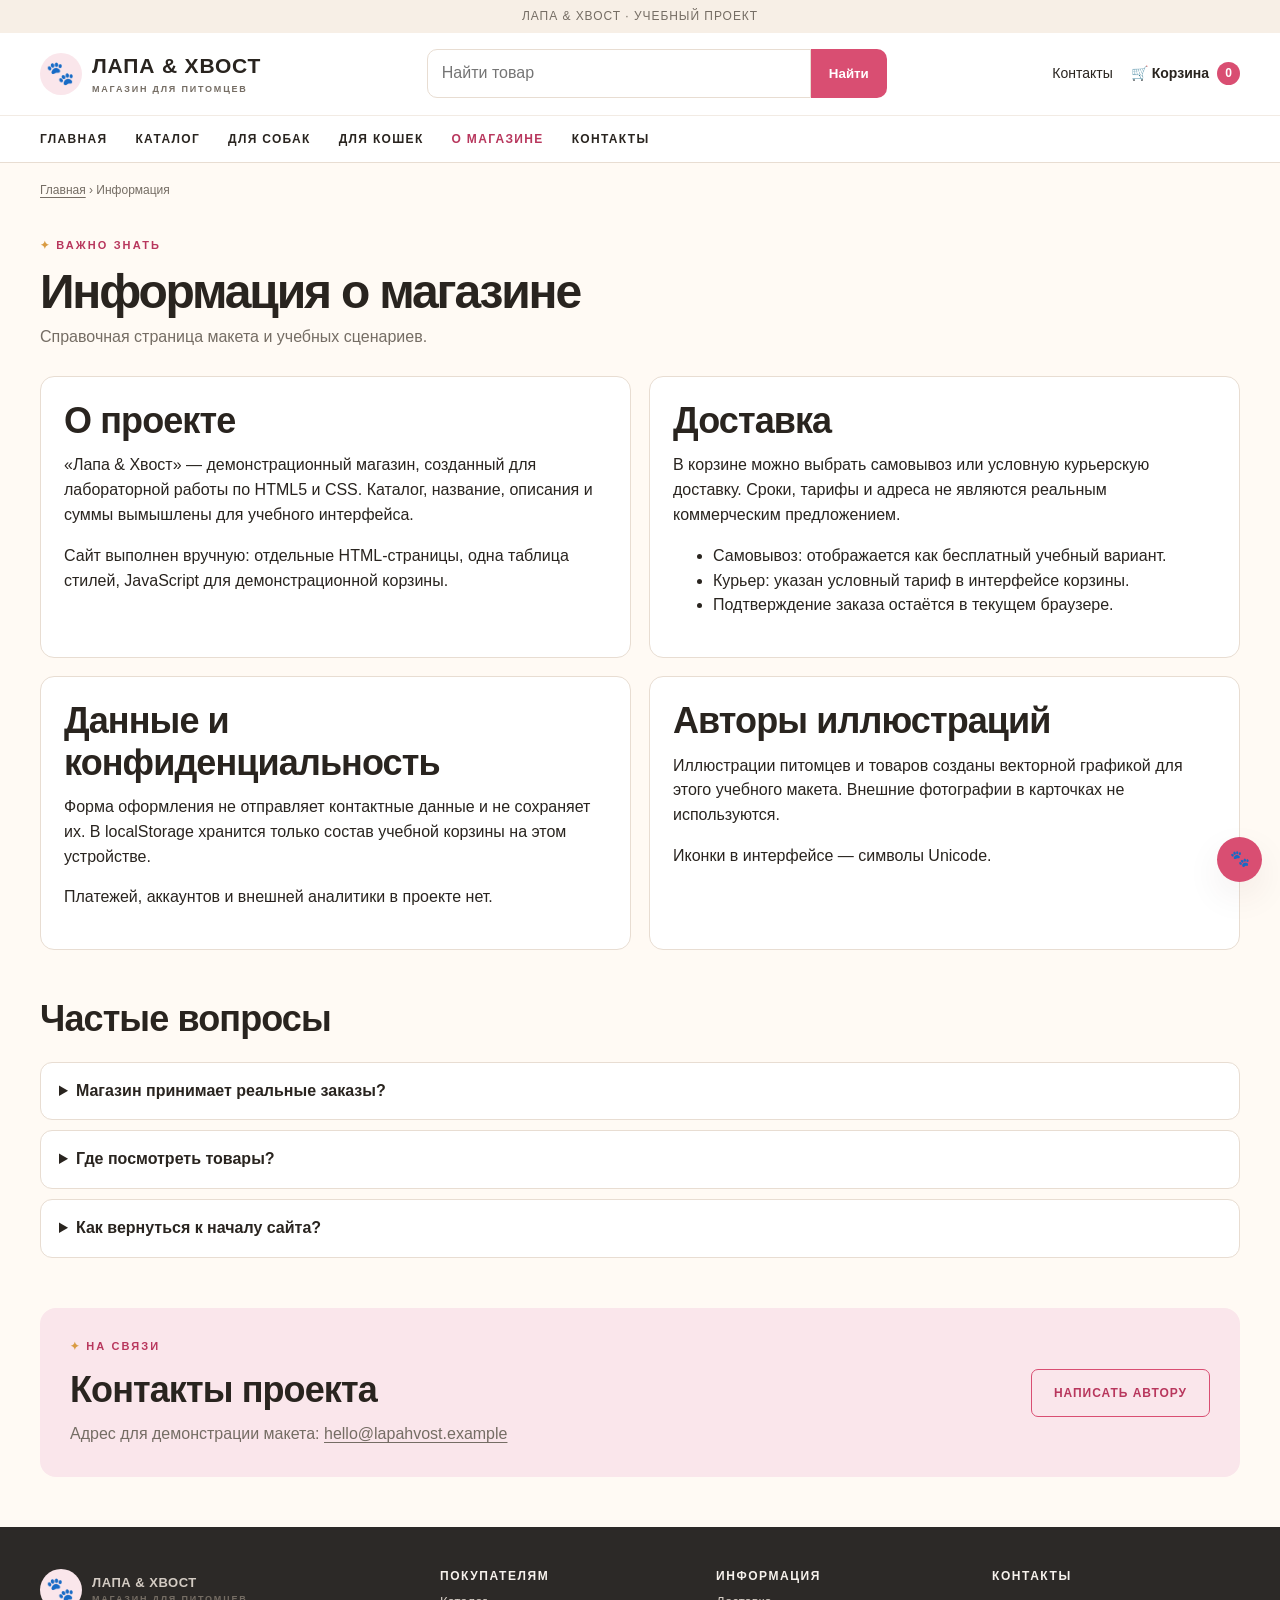
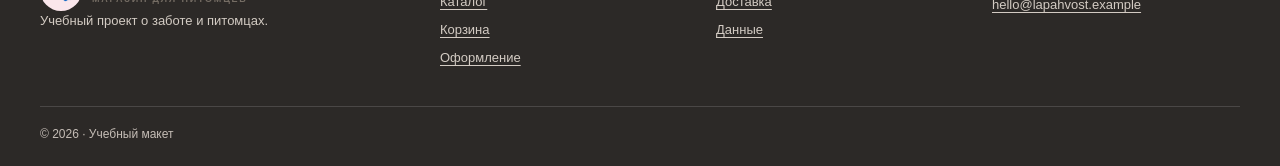
<file: information.html>
<!doctype html><html lang="ru"><head><meta charset="utf-8"><meta name="viewport" content="width=device-width, initial-scale=1"><meta name="description" content="Информация об учебном магазине, условиях макета и контактах."><title>Информация — Лапа & Хвост</title><link rel="stylesheet" href="style.css"><script src="store.js" defer></script></head><body id="top"><div class="topline">ЛАПА & ХВОСТ · УЧЕБНЫЙ ПРОЕКТ</div><header class="main-header"><div class="container header-main"><a class="brand" href="index.html"><span class="brand-mark">🐾</span><span>ЛАПА & ХВОСТ<small>МАГАЗИН ДЛЯ ПИТОМЦЕВ</small></span></a><form class="header-search" action="catalog.html" method="get" role="search"><label class="visually-hidden" for="q">Поиск</label><input id="q" name="q" type="search" placeholder="Найти товар"><button>Найти</button></form><div class="header-actions"><a href="#contacts">Контакты</a><a class="cart-link" href="cart.html">🛒 Корзина <span class="cart-count" data-cart-count>0</span></a></div></div><nav class="nav" aria-label="Основная навигация"><div class="container"><ul class="nav-list"><li><a href="index.html">ГЛАВНАЯ</a></li><li><a href="catalog.html">КАТАЛОГ</a></li><li><a href="product-dog-food.html">ДЛЯ СОБАК</a></li><li><a href="product-cat-food.html">ДЛЯ КОШЕК</a></li><li><a href="information.html#about" aria-current="page">О МАГАЗИНЕ</a></li><li><a href="#contacts">КОНТАКТЫ</a></li></ul></div></nav></header>
<main class="container" id="main"><nav class="breadcrumb" aria-label="Хлебные крошки"><a href="index.html">Главная</a> › Информация</nav><header class="page-title"><span class="eyebrow">ВАЖНО ЗНАТЬ</span><h1>Информация о магазине</h1><p>Справочная страница макета и учебных сценариев.</p></header>
<div class="info-grid"><section class="info-card" id="about"><h2>О проекте</h2><p>«Лапа & Хвост» — демонстрационный магазин, созданный для лабораторной работы по HTML5 и CSS. Каталог, название, описания и суммы вымышлены для учебного интерфейса.</p><p>Сайт выполнен вручную: отдельные HTML-страницы, одна таблица стилей, JavaScript для демонстрационной корзины.</p></section><section class="info-card" id="delivery"><h2>Доставка</h2><p>В корзине можно выбрать самовывоз или условную курьерскую доставку. Сроки, тарифы и адреса не являются реальным коммерческим предложением.</p><ul><li>Самовывоз: отображается как бесплатный учебный вариант.</li><li>Курьер: указан условный тариф в интерфейсе корзины.</li><li>Подтверждение заказа остаётся в текущем браузере.</li></ul></section><section class="info-card" id="privacy"><h2>Данные и конфиденциальность</h2><p>Форма оформления не отправляет контактные данные и не сохраняет их. В localStorage хранится только состав учебной корзины на этом устройстве.</p><p>Платежей, аккаунтов и внешней аналитики в проекте нет.</p></section><section class="info-card"><h2>Авторы иллюстраций</h2><p>Иллюстрации питомцев и товаров созданы векторной графикой для этого учебного макета. Внешние фотографии в карточках не используются.</p><p>Иконки в интерфейсе — символы Unicode.</p></section></div>
<section class="section faq-list"><h2>Частые вопросы</h2><details><summary>Магазин принимает реальные заказы?</summary><p>Нет. В демонстрации отключены платежи и серверная обработка заявок.</p></details><details><summary>Где посмотреть товары?</summary><p>Откройте <a href="catalog.html">каталог</a> или одну из карточек: <a href="product-dog-food.html">корм для собак</a>, <a href="product-cat-food.html">корм для кошек</a>, <a href="product-carrier.html">переноску</a>.</p></details><details><summary>Как вернуться к началу сайта?</summary><p>Используйте логотип в шапке или кнопку с лапкой в нижнем углу страницы.</p></details></section>
<section class="newsletter" id="contacts"><div><span class="eyebrow">НА СВЯЗИ</span><h2>Контакты проекта</h2><p>Адрес для демонстрации макета: <a href="mailto:hello@lapahvost.example">hello@lapahvost.example</a></p></div><a class="button secondary" href="mailto:hello@lapahvost.example">НАПИСАТЬ АВТОРУ</a></section></main>
<footer class="footer"><div class="container footer-grid"><section><a class="brand" href="index.html"><span class="brand-mark">🐾</span><span>ЛАПА & ХВОСТ<small>МАГАЗИН ДЛЯ ПИТОМЦЕВ</small></span></a><p>Учебный проект о заботе и питомцах.</p></section><section><h3>ПОКУПАТЕЛЯМ</h3><ul><li><a href="catalog.html">Каталог</a></li><li><a href="cart.html">Корзина</a></li><li><a href="checkout.html">Оформление</a></li></ul></section><section><h3>ИНФОРМАЦИЯ</h3><ul><li><a href="#delivery">Доставка</a></li><li><a href="#privacy">Данные</a></li></ul></section><section><h3>КОНТАКТЫ</h3><a href="mailto:hello@lapahvost.example">hello@lapahvost.example</a></section></div><div class="container footer-bottom">© 2026 · Учебный макет</div></footer><a class="paw-float" href="#top" aria-label="Наверх">🐾</a></body></html>
</file>
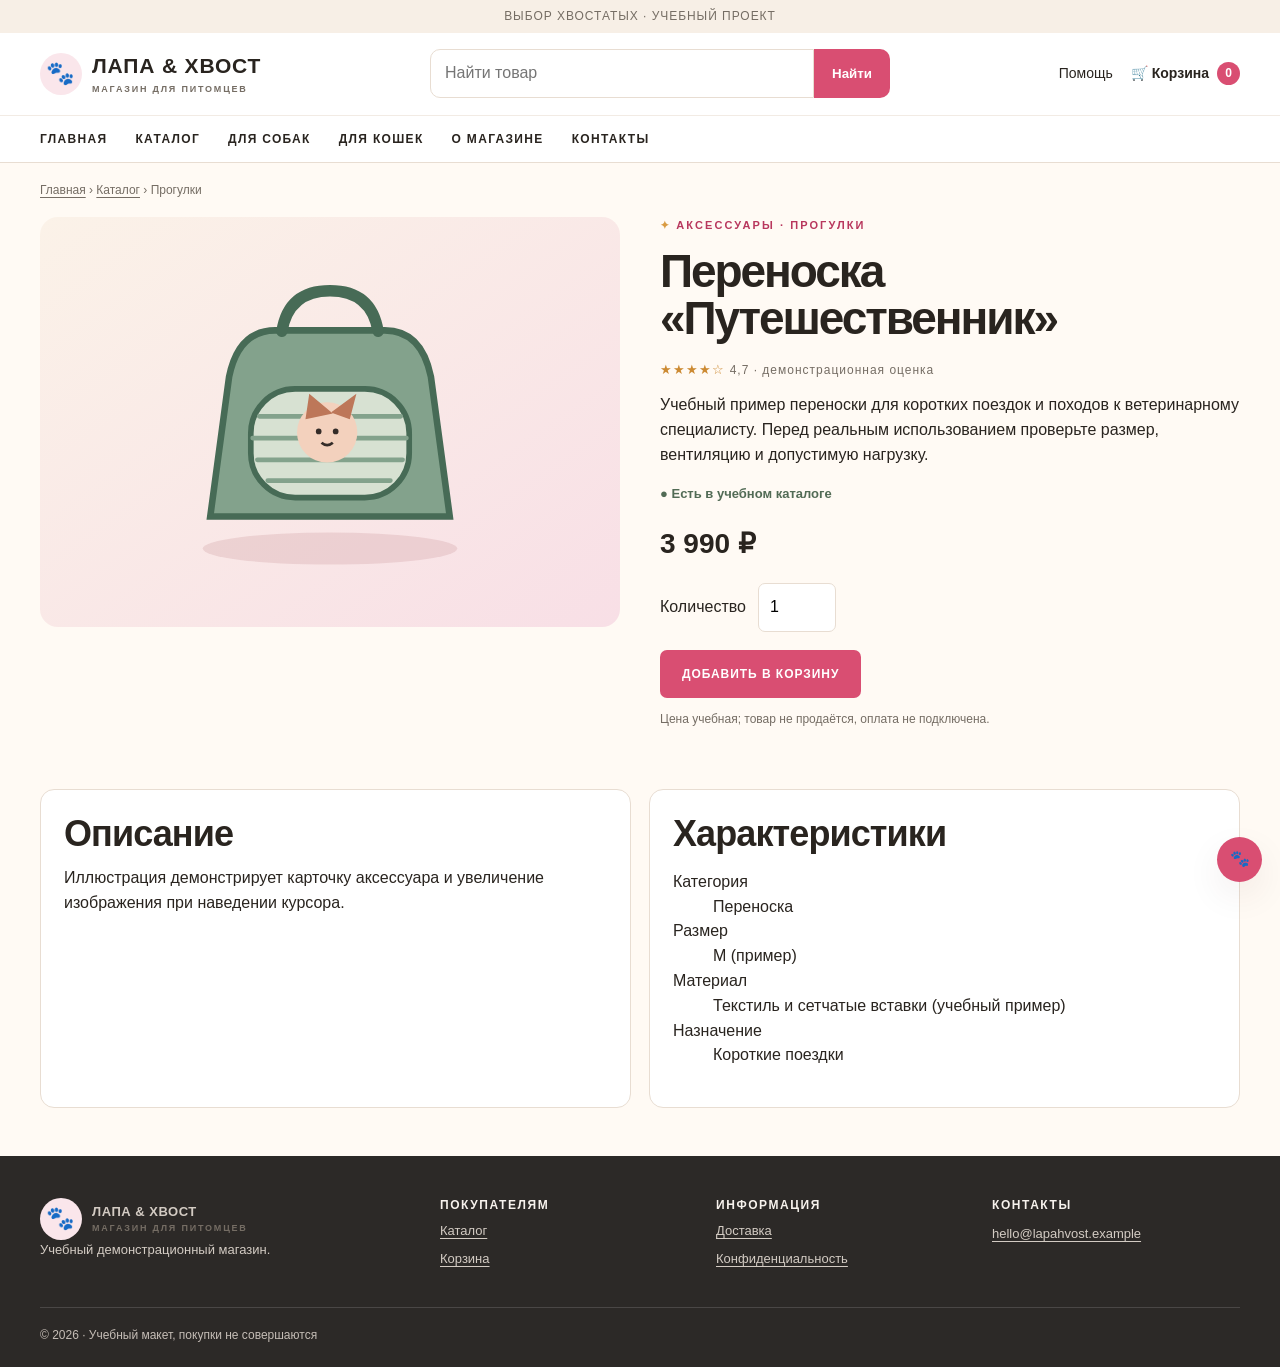
<file: product-carrier.html>
<!doctype html><html lang="ru"><head><meta charset="utf-8"><meta name="viewport" content="width=device-width, initial-scale=1"><meta name="description" content="Учебная карточка переноски для питомца."><title>Переноска «Путешественник» — Лапа & Хвост</title><link rel="stylesheet" href="style.css"><script src="store.js" defer></script></head><body id="top"><div class="topline">ВЫБОР ХВОСТАТЫХ · УЧЕБНЫЙ ПРОЕКТ</div><header class="main-header"><div class="container header-main"><a class="brand" href="index.html"><span class="brand-mark">🐾</span><span>ЛАПА & ХВОСТ<small>МАГАЗИН ДЛЯ ПИТОМЦЕВ</small></span></a><form class="header-search" action="catalog.html" method="get" role="search"><label class="visually-hidden" for="q">Поиск</label><input id="q" name="q" type="search" placeholder="Найти товар"><button>Найти</button></form><div class="header-actions"><a href="information.html#contacts">Помощь</a><a class="cart-link" href="cart.html">🛒 Корзина <span class="cart-count" data-cart-count>0</span></a></div></div><nav class="nav" aria-label="Основная навигация"><div class="container"><ul class="nav-list"><li><a href="index.html">ГЛАВНАЯ</a></li><li><a href="catalog.html">КАТАЛОГ</a></li><li><a href="product-dog-food.html">ДЛЯ СОБАК</a></li><li><a href="product-cat-food.html">ДЛЯ КОШЕК</a></li><li><a href="information.html#about">О МАГАЗИНЕ</a></li><li><a href="information.html#contacts">КОНТАКТЫ</a></li></ul></div></nav></header>
<main class="container" id="main"><nav class="breadcrumb" aria-label="Хлебные крошки"><a href="index.html">Главная</a> › <a href="catalog.html">Каталог</a> › Прогулки</nav><section class="product-layout"><figure class="product-gallery"><img src="assets/carrier.svg" alt="Переноска для животного"></figure><article class="product-detail"><span class="eyebrow">АКСЕССУАРЫ · ПРОГУЛКИ</span><h1>Переноска «Путешественник»</h1><p class="rating" aria-label="Оценка 4 из 5">★★★★☆ <span class="form-note">4,7 · демонстрационная оценка</span></p><p>Учебный пример переноски для коротких поездок и походов к ветеринарному специалисту. Перед реальным использованием проверьте размер, вентиляцию и допустимую нагрузку.</p><p class="stock">● Есть в учебном каталоге</p><div class="price-row"><data class="price" value="3990">3 990 ₽</data></div><label class="quantity-line" for="qty">Количество <input id="qty" data-product-qty type="number" min="1" max="20" value="1"></label><button class="button" type="button" data-add-to-cart="carrier">ДОБАВИТЬ В КОРЗИНУ</button><p class="form-note" data-live-message aria-live="polite"></p><p class="form-note">Цена учебная; товар не продаётся, оплата не подключена.</p></article></section><section class="section info-grid"><article class="info-card"><h2>Описание</h2><p>Иллюстрация демонстрирует карточку аксессуара и увеличение изображения при наведении курсора.</p></article><article class="info-card"><h2>Характеристики</h2><dl><dt>Категория</dt><dd>Переноска</dd><dt>Размер</dt><dd>M (пример)</dd><dt>Материал</dt><dd>Текстиль и сетчатые вставки (учебный пример)</dd><dt>Назначение</dt><dd>Короткие поездки</dd></dl></article></section></main>
<footer class="footer"><div class="container footer-grid"><section><a class="brand" href="index.html"><span class="brand-mark">🐾</span><span>ЛАПА & ХВОСТ<small>МАГАЗИН ДЛЯ ПИТОМЦЕВ</small></span></a><p>Учебный демонстрационный магазин.</p></section><section><h3>ПОКУПАТЕЛЯМ</h3><ul><li><a href="catalog.html">Каталог</a></li><li><a href="cart.html">Корзина</a></li></ul></section><section><h3>ИНФОРМАЦИЯ</h3><ul><li><a href="information.html#delivery">Доставка</a></li><li><a href="information.html#privacy">Конфиденциальность</a></li></ul></section><section><h3>КОНТАКТЫ</h3><a href="mailto:hello@lapahvost.example">hello@lapahvost.example</a></section></div><div class="container footer-bottom">© 2026 · Учебный макет, покупки не совершаются</div></footer><a class="paw-float" href="#top" aria-label="Наверх">🐾</a></body></html>
</file>
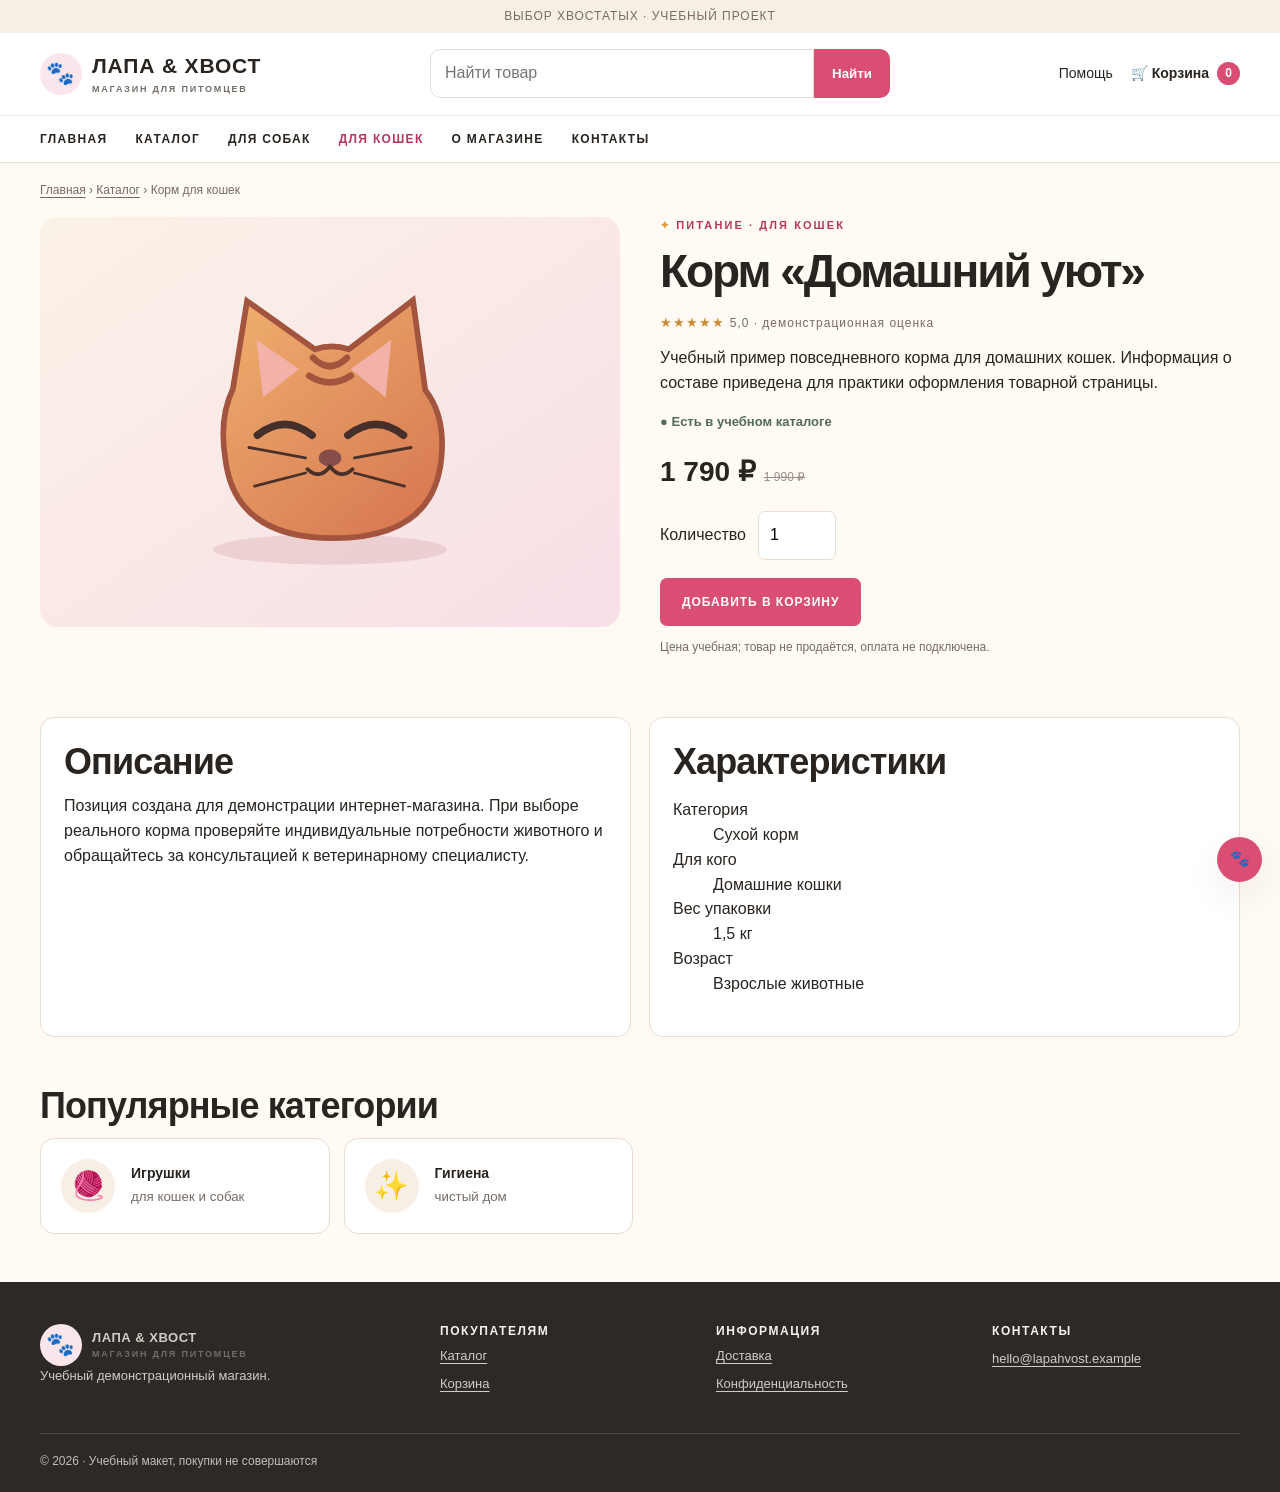
<file: product-cat-food.html>
<!doctype html><html lang="ru"><head><meta charset="utf-8"><meta name="viewport" content="width=device-width, initial-scale=1"><meta name="description" content="Учебная карточка корма для кошек «Домашний уют»."><title>Корм «Домашний уют» — Лапа & Хвост</title><link rel="stylesheet" href="style.css"><script src="store.js" defer></script></head><body id="top"><div class="topline">ВЫБОР ХВОСТАТЫХ · УЧЕБНЫЙ ПРОЕКТ</div><header class="main-header"><div class="container header-main"><a class="brand" href="index.html"><span class="brand-mark">🐾</span><span>ЛАПА & ХВОСТ<small>МАГАЗИН ДЛЯ ПИТОМЦЕВ</small></span></a><form class="header-search" action="catalog.html" method="get" role="search"><label class="visually-hidden" for="q">Поиск</label><input id="q" name="q" type="search" placeholder="Найти товар"><button>Найти</button></form><div class="header-actions"><a href="information.html#contacts">Помощь</a><a class="cart-link" href="cart.html">🛒 Корзина <span class="cart-count" data-cart-count>0</span></a></div></div><nav class="nav" aria-label="Основная навигация"><div class="container"><ul class="nav-list"><li><a href="index.html">ГЛАВНАЯ</a></li><li><a href="catalog.html">КАТАЛОГ</a></li><li><a href="product-dog-food.html">ДЛЯ СОБАК</a></li><li><a href="product-cat-food.html" aria-current="page">ДЛЯ КОШЕК</a></li><li><a href="information.html#about">О МАГАЗИНЕ</a></li><li><a href="information.html#contacts">КОНТАКТЫ</a></li></ul></div></nav></header>
<main class="container" id="main"><nav class="breadcrumb" aria-label="Хлебные крошки"><a href="index.html">Главная</a> › <a href="catalog.html">Каталог</a> › Корм для кошек</nav><section class="product-layout"><figure class="product-gallery"><img src="assets/cat.svg" alt="Иллюстрация кошки"><figcaption class="visually-hidden">Учебная иллюстрация товара</figcaption></figure><article class="product-detail"><span class="eyebrow">ПИТАНИЕ · ДЛЯ КОШЕК</span><h1>Корм «Домашний уют»</h1><p class="rating" aria-label="Оценка 5 из 5">★★★★★ <span class="form-note">5,0 · демонстрационная оценка</span></p><p>Учебный пример повседневного корма для домашних кошек. Информация о составе приведена для практики оформления товарной страницы.</p><p class="stock">● Есть в учебном каталоге</p><div class="price-row"><data class="price" value="1790">1 790 ₽</data><del class="old-price">1 990 ₽</del></div><label class="quantity-line" for="qty">Количество <input id="qty" data-product-qty type="number" min="1" max="20" value="1"></label><button class="button" type="button" data-add-to-cart="cat-food">ДОБАВИТЬ В КОРЗИНУ</button><p class="form-note" data-live-message aria-live="polite"></p><p class="form-note">Цена учебная; товар не продаётся, оплата не подключена.</p></article></section>
<section class="section info-grid"><article class="info-card"><h2>Описание</h2><p>Позиция создана для демонстрации интернет-магазина. При выборе реального корма проверяйте индивидуальные потребности животного и обращайтесь за консультацией к ветеринарному специалисту.</p></article><article class="info-card"><h2>Характеристики</h2><dl><dt>Категория</dt><dd>Сухой корм</dd><dt>Для кого</dt><dd>Домашние кошки</dd><dt>Вес упаковки</dt><dd>1,5 кг</dd><dt>Возраст</dt><dd>Взрослые животные</dd></dl></article></section>
<section class="section"><h2>Популярные категории</h2><div class="category-grid"><a class="category-card" href="catalog.html?category=toys"><span class="category-icon">🧶</span><span><strong>Игрушки</strong><small>для кошек и собак</small></span></a><a class="category-card" href="catalog.html?category=hygiene"><span class="category-icon">✨</span><span><strong>Гигиена</strong><small>чистый дом</small></span></a></div></section></main>
<footer class="footer"><div class="container footer-grid"><section><a class="brand" href="index.html"><span class="brand-mark">🐾</span><span>ЛАПА & ХВОСТ<small>МАГАЗИН ДЛЯ ПИТОМЦЕВ</small></span></a><p>Учебный демонстрационный магазин.</p></section><section><h3>ПОКУПАТЕЛЯМ</h3><ul><li><a href="catalog.html">Каталог</a></li><li><a href="cart.html">Корзина</a></li></ul></section><section><h3>ИНФОРМАЦИЯ</h3><ul><li><a href="information.html#delivery">Доставка</a></li><li><a href="information.html#privacy">Конфиденциальность</a></li></ul></section><section><h3>КОНТАКТЫ</h3><a href="mailto:hello@lapahvost.example">hello@lapahvost.example</a></section></div><div class="container footer-bottom">© 2026 · Учебный макет, покупки не совершаются</div></footer><a class="paw-float" href="#top" aria-label="Наверх">🐾</a></body></html>
</file>
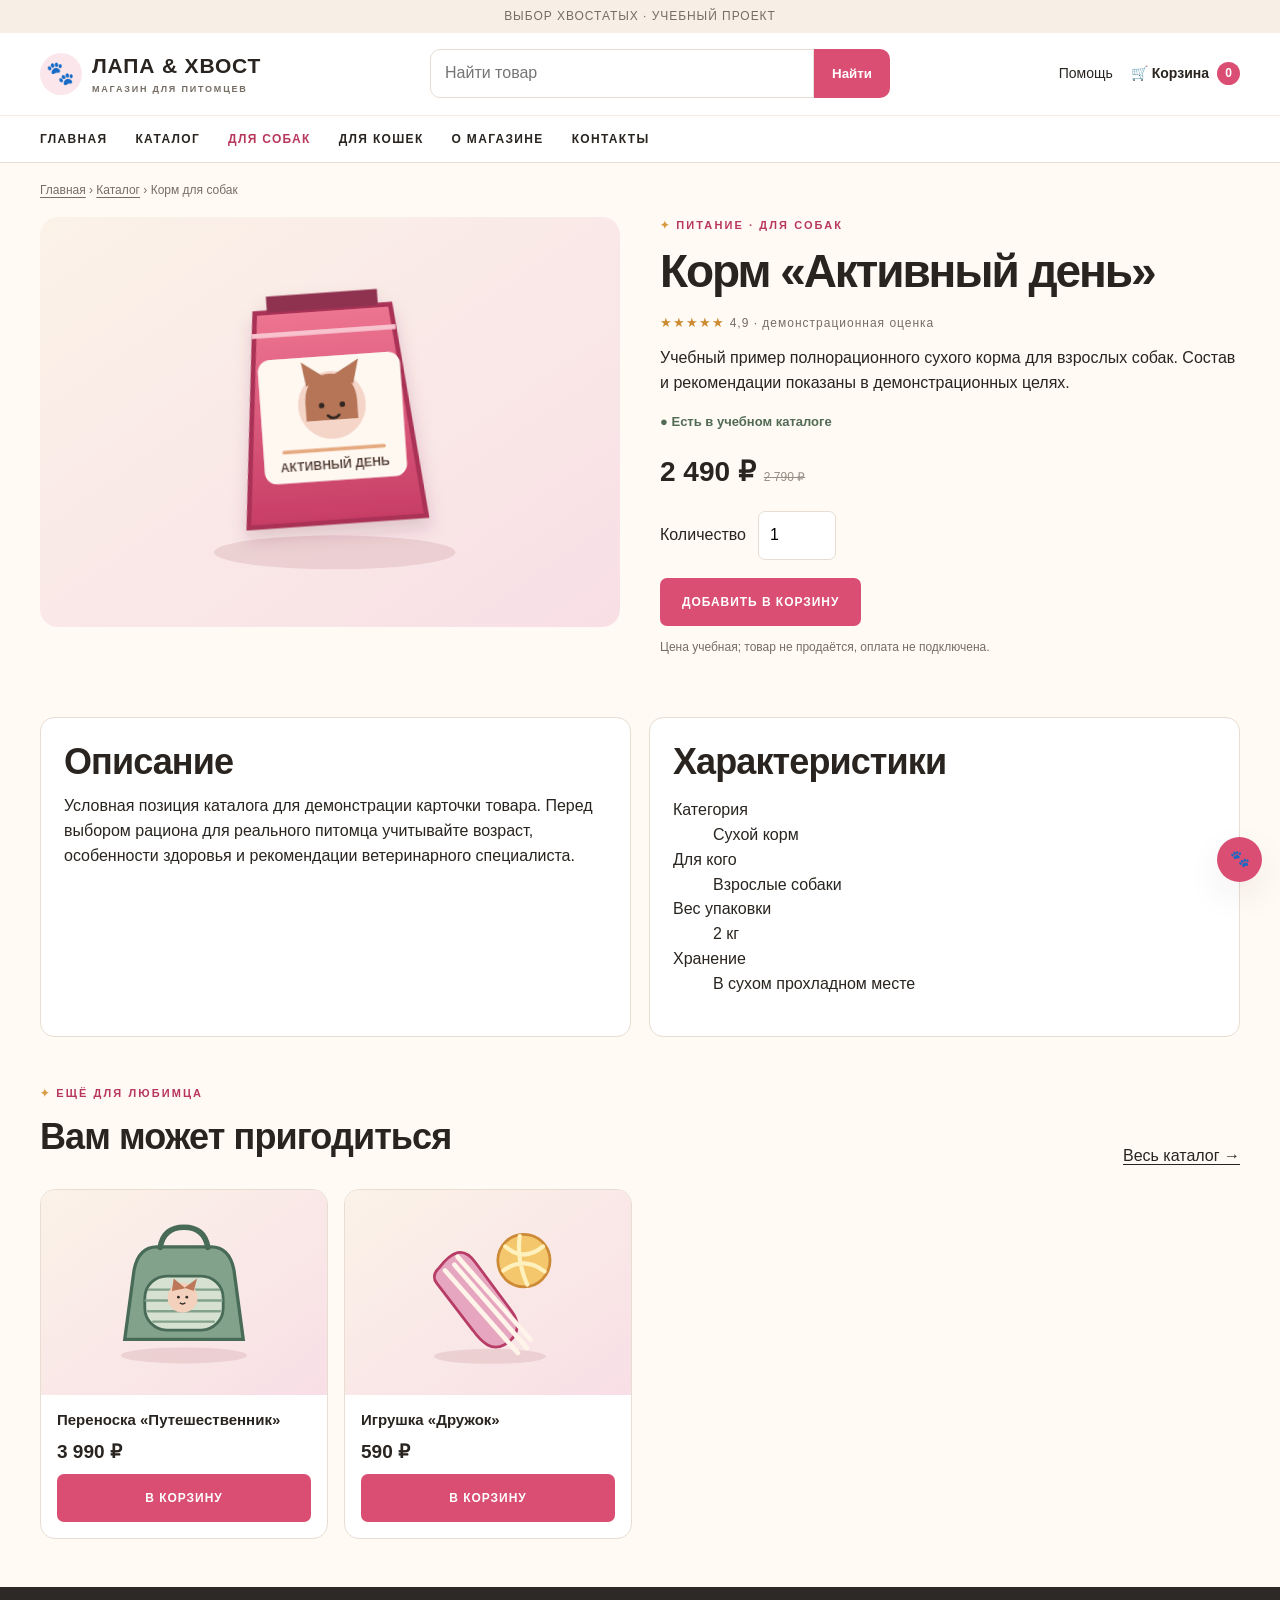
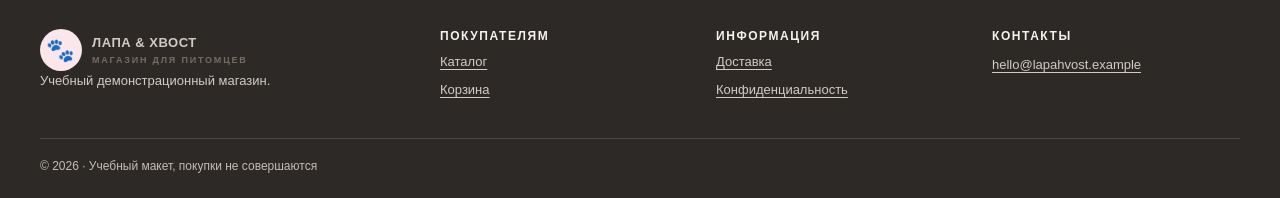
<file: product-dog-food.html>
<!doctype html><html lang="ru"><head><meta charset="utf-8"><meta name="viewport" content="width=device-width, initial-scale=1"><meta name="description" content="Учебная карточка корма для собак «Активный день»."><title>Корм «Активный день» — Лапа & Хвост</title><link rel="stylesheet" href="style.css"><script src="store.js" defer></script></head><body id="top"><div class="topline">ВЫБОР ХВОСТАТЫХ · УЧЕБНЫЙ ПРОЕКТ</div><header class="main-header"><div class="container header-main"><a class="brand" href="index.html"><span class="brand-mark">🐾</span><span>ЛАПА & ХВОСТ<small>МАГАЗИН ДЛЯ ПИТОМЦЕВ</small></span></a><form class="header-search" action="catalog.html" method="get" role="search"><label class="visually-hidden" for="q">Поиск</label><input id="q" name="q" type="search" placeholder="Найти товар"><button>Найти</button></form><div class="header-actions"><a href="information.html#contacts">Помощь</a><a class="cart-link" href="cart.html">🛒 Корзина <span class="cart-count" data-cart-count>0</span></a></div></div><nav class="nav" aria-label="Основная навигация"><div class="container"><ul class="nav-list"><li><a href="index.html">ГЛАВНАЯ</a></li><li><a href="catalog.html">КАТАЛОГ</a></li><li><a href="product-dog-food.html" aria-current="page">ДЛЯ СОБАК</a></li><li><a href="product-cat-food.html">ДЛЯ КОШЕК</a></li><li><a href="information.html#about">О МАГАЗИНЕ</a></li><li><a href="information.html#contacts">КОНТАКТЫ</a></li></ul></div></nav></header>
<main class="container" id="main"><nav class="breadcrumb" aria-label="Хлебные крошки"><a href="index.html">Главная</a> › <a href="catalog.html">Каталог</a> › Корм для собак</nav><section class="product-layout"><figure class="product-gallery"><img src="assets/pet-food.svg" alt="Иллюстрация упаковки корма для собак"><figcaption class="visually-hidden">Учебная иллюстрация товара</figcaption></figure><article class="product-detail"><span class="eyebrow">ПИТАНИЕ · ДЛЯ СОБАК</span><h1>Корм «Активный день»</h1><p class="rating" aria-label="Оценка 5 из 5">★★★★★ <span class="form-note">4,9 · демонстрационная оценка</span></p><p>Учебный пример полнорационного сухого корма для взрослых собак. Состав и рекомендации показаны в демонстрационных целях.</p><p class="stock">● Есть в учебном каталоге</p><div class="price-row"><data class="price" value="2490">2 490 ₽</data><del class="old-price">2 790 ₽</del></div><label class="quantity-line" for="qty">Количество <input id="qty" data-product-qty type="number" min="1" max="20" value="1"></label><button class="button" type="button" data-add-to-cart="dog-food">ДОБАВИТЬ В КОРЗИНУ</button><p class="form-note" data-live-message aria-live="polite"></p><p class="form-note">Цена учебная; товар не продаётся, оплата не подключена.</p></article></section>
<section class="section info-grid"><article class="info-card"><h2>Описание</h2><p>Условная позиция каталога для демонстрации карточки товара. Перед выбором рациона для реального питомца учитывайте возраст, особенности здоровья и рекомендации ветеринарного специалиста.</p></article><article class="info-card"><h2>Характеристики</h2><dl><dt>Категория</dt><dd>Сухой корм</dd><dt>Для кого</dt><dd>Взрослые собаки</dd><dt>Вес упаковки</dt><dd>2 кг</dd><dt>Хранение</dt><dd>В сухом прохладном месте</dd></dl></article></section>
<section class="section"><div class="section-head"><div><span class="eyebrow">ЕЩЁ ДЛЯ ЛЮБИМЦА</span><h2>Вам может пригодиться</h2></div><a href="catalog.html">Весь каталог →</a></div><div class="product-grid"><article class="product-card"><a class="product-image" href="product-carrier.html"><img src="assets/carrier.svg" alt="Переноска"></a><div class="product-info"><h3><a href="product-carrier.html">Переноска «Путешественник»</a></h3><data class="price" value="3990">3 990 ₽</data><button class="button" data-add-to-cart="carrier" type="button">В КОРЗИНУ</button></div></article><article class="product-card"><a class="product-image" href="product-toy.html"><img src="assets/toy.svg" alt="Игрушка"></a><div class="product-info"><h3><a href="product-toy.html">Игрушка «Дружок»</a></h3><data class="price" value="590">590 ₽</data><button class="button" data-add-to-cart="rope" type="button">В КОРЗИНУ</button></div></article></div></section></main>
<footer class="footer"><div class="container footer-grid"><section><a class="brand" href="index.html"><span class="brand-mark">🐾</span><span>ЛАПА & ХВОСТ<small>МАГАЗИН ДЛЯ ПИТОМЦЕВ</small></span></a><p>Учебный демонстрационный магазин.</p></section><section><h3>ПОКУПАТЕЛЯМ</h3><ul><li><a href="catalog.html">Каталог</a></li><li><a href="cart.html">Корзина</a></li></ul></section><section><h3>ИНФОРМАЦИЯ</h3><ul><li><a href="information.html#delivery">Доставка</a></li><li><a href="information.html#privacy">Конфиденциальность</a></li></ul></section><section><h3>КОНТАКТЫ</h3><a href="mailto:hello@lapahvost.example">hello@lapahvost.example</a></section></div><div class="container footer-bottom">© 2026 · Учебный макет, покупки не совершаются</div></footer><a class="paw-float" href="#top" aria-label="Наверх">🐾</a></body></html>
</file>
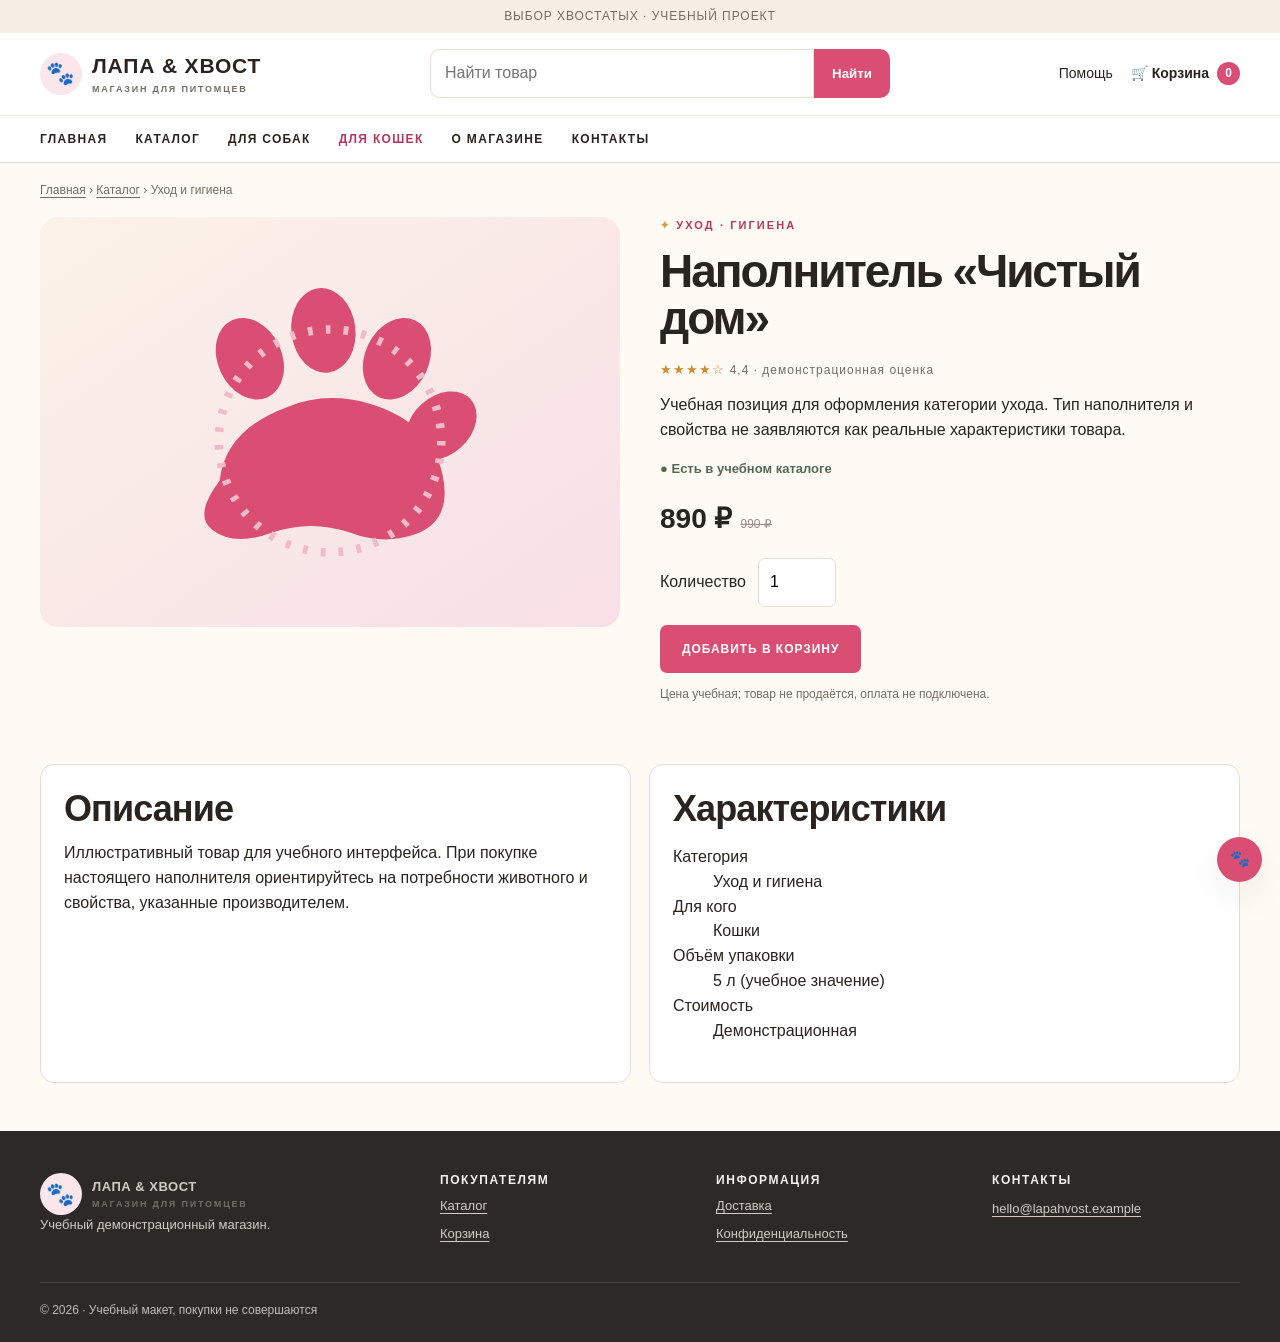
<file: product-hygiene.html>
<!doctype html><html lang="ru"><head><meta charset="utf-8"><meta name="viewport" content="width=device-width, initial-scale=1"><meta name="description" content="Учебная карточка наполнителя для кошачьего туалета."><title>Наполнитель «Чистый дом» — Лапа & Хвост</title><link rel="stylesheet" href="style.css"><script src="store.js" defer></script></head><body id="top"><div class="topline">ВЫБОР ХВОСТАТЫХ · УЧЕБНЫЙ ПРОЕКТ</div><header class="main-header"><div class="container header-main"><a class="brand" href="index.html"><span class="brand-mark">🐾</span><span>ЛАПА & ХВОСТ<small>МАГАЗИН ДЛЯ ПИТОМЦЕВ</small></span></a><form class="header-search" action="catalog.html" method="get" role="search"><label class="visually-hidden" for="q">Поиск</label><input id="q" name="q" type="search" placeholder="Найти товар"><button type="submit">Найти</button></form><div class="header-actions"><a href="information.html#contacts">Помощь</a><a class="cart-link" href="cart.html">🛒 Корзина <span class="cart-count" data-cart-count>0</span></a></div></div><nav class="nav" aria-label="Основная навигация"><div class="container"><ul class="nav-list"><li><a href="index.html">ГЛАВНАЯ</a></li><li><a href="catalog.html">КАТАЛОГ</a></li><li><a href="product-dog-food.html">ДЛЯ СОБАК</a></li><li><a href="product-cat-food.html" aria-current="page">ДЛЯ КОШЕК</a></li><li><a href="information.html#about">О МАГАЗИНЕ</a></li><li><a href="information.html#contacts">КОНТАКТЫ</a></li></ul></div></nav></header>
<main class="container" id="main"><nav class="breadcrumb" aria-label="Хлебные крошки"><a href="index.html">Главная</a> › <a href="catalog.html">Каталог</a> › Уход и гигиена</nav><section class="product-layout"><figure class="product-gallery"><img src="assets/paw.svg" alt="Декоративная иллюстрация лапки"></figure><article class="product-detail"><span class="eyebrow">УХОД · ГИГИЕНА</span><h1>Наполнитель «Чистый дом»</h1><p class="rating" aria-label="Оценка 4 из 5">★★★★☆ <span class="form-note">4,4 · демонстрационная оценка</span></p><p>Учебная позиция для оформления категории ухода. Тип наполнителя и свойства не заявляются как реальные характеристики товара.</p><p class="stock">● Есть в учебном каталоге</p><div class="price-row"><data class="price" value="890">890 ₽</data><del class="old-price">990 ₽</del></div><label class="quantity-line" for="qty">Количество <input id="qty" data-product-qty type="number" min="1" max="20" value="1"></label><button class="button" type="button" data-add-to-cart="litter">ДОБАВИТЬ В КОРЗИНУ</button><p class="form-note" data-live-message aria-live="polite"></p><p class="form-note">Цена учебная; товар не продаётся, оплата не подключена.</p></article></section><section class="section info-grid"><article class="info-card"><h2>Описание</h2><p>Иллюстративный товар для учебного интерфейса. При покупке настоящего наполнителя ориентируйтесь на потребности животного и свойства, указанные производителем.</p></article><article class="info-card"><h2>Характеристики</h2><dl><dt>Категория</dt><dd>Уход и гигиена</dd><dt>Для кого</dt><dd>Кошки</dd><dt>Объём упаковки</dt><dd>5 л (учебное значение)</dd><dt>Стоимость</dt><dd>Демонстрационная</dd></dl></article></section></main>
<footer class="footer"><div class="container footer-grid"><section><a class="brand" href="index.html"><span class="brand-mark">🐾</span><span>ЛАПА & ХВОСТ<small>МАГАЗИН ДЛЯ ПИТОМЦЕВ</small></span></a><p>Учебный демонстрационный магазин.</p></section><section><h3>ПОКУПАТЕЛЯМ</h3><ul><li><a href="catalog.html">Каталог</a></li><li><a href="cart.html">Корзина</a></li></ul></section><section><h3>ИНФОРМАЦИЯ</h3><ul><li><a href="information.html#delivery">Доставка</a></li><li><a href="information.html#privacy">Конфиденциальность</a></li></ul></section><section><h3>КОНТАКТЫ</h3><a href="mailto:hello@lapahvost.example">hello@lapahvost.example</a></section></div><div class="container footer-bottom">© 2026 · Учебный макет, покупки не совершаются</div></footer><a class="paw-float" href="#top" aria-label="Наверх">🐾</a></body></html>
</file>
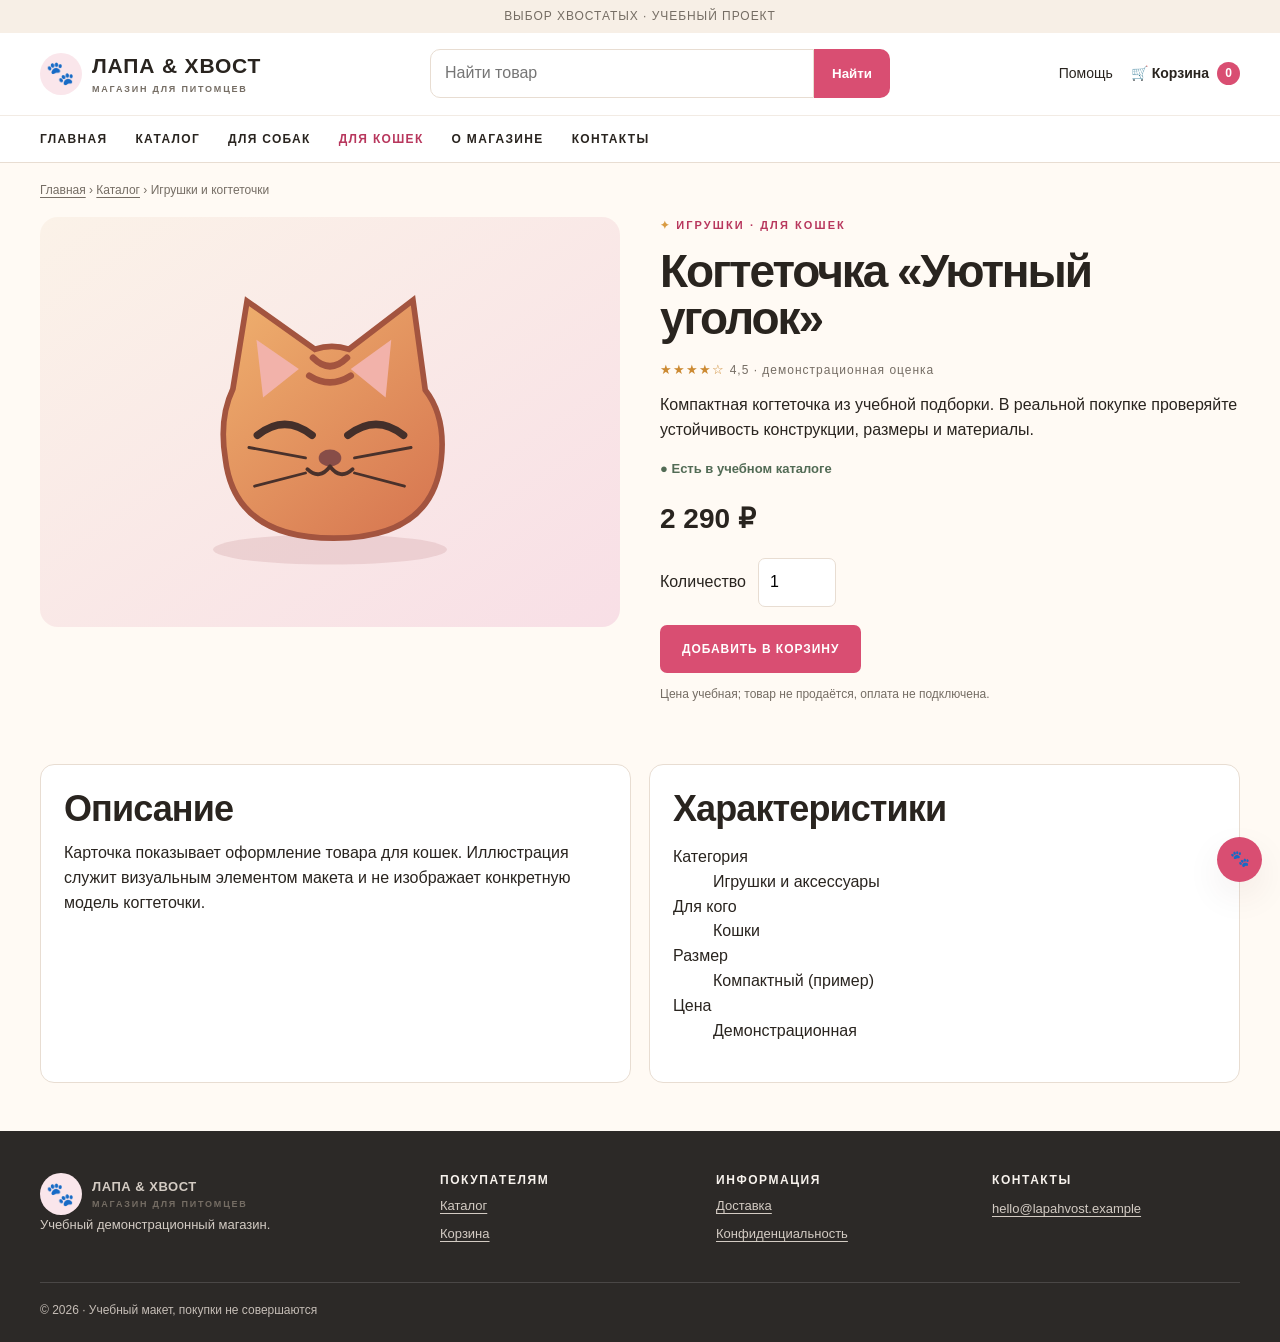
<file: product-scratch.html>
<!doctype html><html lang="ru"><head><meta charset="utf-8"><meta name="viewport" content="width=device-width, initial-scale=1"><meta name="description" content="Учебная карточка когтеточки для кошек."><title>Когтеточка «Уютный уголок» — Лапа & Хвост</title><link rel="stylesheet" href="style.css"><script src="store.js" defer></script></head><body id="top"><div class="topline">ВЫБОР ХВОСТАТЫХ · УЧЕБНЫЙ ПРОЕКТ</div><header class="main-header"><div class="container header-main"><a class="brand" href="index.html"><span class="brand-mark">🐾</span><span>ЛАПА & ХВОСТ<small>МАГАЗИН ДЛЯ ПИТОМЦЕВ</small></span></a><form class="header-search" action="catalog.html" method="get" role="search"><label class="visually-hidden" for="q">Поиск</label><input id="q" name="q" type="search" placeholder="Найти товар"><button type="submit">Найти</button></form><div class="header-actions"><a href="information.html#contacts">Помощь</a><a class="cart-link" href="cart.html">🛒 Корзина <span class="cart-count" data-cart-count>0</span></a></div></div><nav class="nav" aria-label="Основная навигация"><div class="container"><ul class="nav-list"><li><a href="index.html">ГЛАВНАЯ</a></li><li><a href="catalog.html">КАТАЛОГ</a></li><li><a href="product-dog-food.html">ДЛЯ СОБАК</a></li><li><a href="product-cat-food.html" aria-current="page">ДЛЯ КОШЕК</a></li><li><a href="information.html#about">О МАГАЗИНЕ</a></li><li><a href="information.html#contacts">КОНТАКТЫ</a></li></ul></div></nav></header>
<main class="container" id="main"><nav class="breadcrumb" aria-label="Хлебные крошки"><a href="index.html">Главная</a> › <a href="catalog.html">Каталог</a> › Игрушки и когтеточки</nav><section class="product-layout"><figure class="product-gallery"><img src="assets/cat.svg" alt="Рыжая кошка — декоративная иллюстрация товара"></figure><article class="product-detail"><span class="eyebrow">ИГРУШКИ · ДЛЯ КОШЕК</span><h1>Когтеточка «Уютный уголок»</h1><p class="rating" aria-label="Оценка 4 из 5">★★★★☆ <span class="form-note">4,5 · демонстрационная оценка</span></p><p>Компактная когтеточка из учебной подборки. В реальной покупке проверяйте устойчивость конструкции, размеры и материалы.</p><p class="stock">● Есть в учебном каталоге</p><div class="price-row"><data class="price" value="2290">2 290 ₽</data></div><label class="quantity-line" for="qty">Количество <input id="qty" data-product-qty type="number" min="1" max="20" value="1"></label><button class="button" type="button" data-add-to-cart="scratch">ДОБАВИТЬ В КОРЗИНУ</button><p class="form-note" data-live-message aria-live="polite"></p><p class="form-note">Цена учебная; товар не продаётся, оплата не подключена.</p></article></section><section class="section info-grid"><article class="info-card"><h2>Описание</h2><p>Карточка показывает оформление товара для кошек. Иллюстрация служит визуальным элементом макета и не изображает конкретную модель когтеточки.</p></article><article class="info-card"><h2>Характеристики</h2><dl><dt>Категория</dt><dd>Игрушки и аксессуары</dd><dt>Для кого</dt><dd>Кошки</dd><dt>Размер</dt><dd>Компактный (пример)</dd><dt>Цена</dt><dd>Демонстрационная</dd></dl></article></section></main>
<footer class="footer"><div class="container footer-grid"><section><a class="brand" href="index.html"><span class="brand-mark">🐾</span><span>ЛАПА & ХВОСТ<small>МАГАЗИН ДЛЯ ПИТОМЦЕВ</small></span></a><p>Учебный демонстрационный магазин.</p></section><section><h3>ПОКУПАТЕЛЯМ</h3><ul><li><a href="catalog.html">Каталог</a></li><li><a href="cart.html">Корзина</a></li></ul></section><section><h3>ИНФОРМАЦИЯ</h3><ul><li><a href="information.html#delivery">Доставка</a></li><li><a href="information.html#privacy">Конфиденциальность</a></li></ul></section><section><h3>КОНТАКТЫ</h3><a href="mailto:hello@lapahvost.example">hello@lapahvost.example</a></section></div><div class="container footer-bottom">© 2026 · Учебный макет, покупки не совершаются</div></footer><a class="paw-float" href="#top" aria-label="Наверх">🐾</a></body></html>
</file>
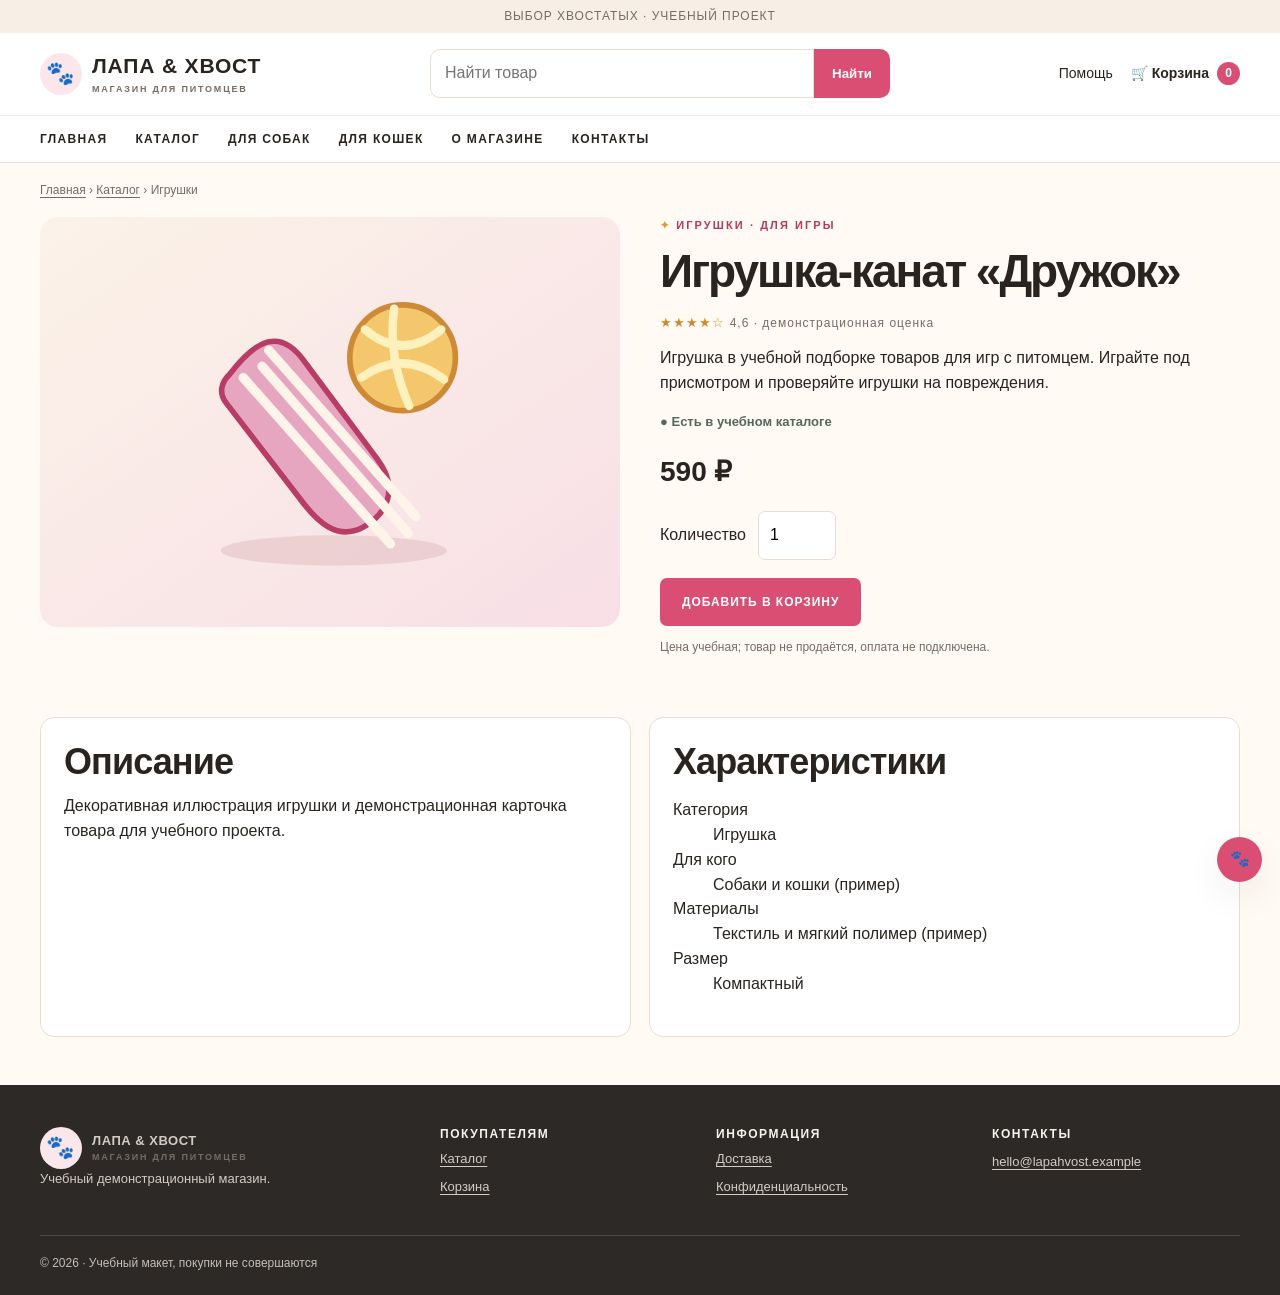
<file: product-toy.html>
<!doctype html><html lang="ru"><head><meta charset="utf-8"><meta name="viewport" content="width=device-width, initial-scale=1"><meta name="description" content="Учебная карточка игрушки для питомцев."><title>Игрушка «Дружок» — Лапа & Хвост</title><link rel="stylesheet" href="style.css"><script src="store.js" defer></script></head><body id="top"><div class="topline">ВЫБОР ХВОСТАТЫХ · УЧЕБНЫЙ ПРОЕКТ</div><header class="main-header"><div class="container header-main"><a class="brand" href="index.html"><span class="brand-mark">🐾</span><span>ЛАПА & ХВОСТ<small>МАГАЗИН ДЛЯ ПИТОМЦЕВ</small></span></a><form class="header-search" action="catalog.html" method="get" role="search"><label class="visually-hidden" for="q">Поиск</label><input id="q" name="q" type="search" placeholder="Найти товар"><button>Найти</button></form><div class="header-actions"><a href="information.html#contacts">Помощь</a><a class="cart-link" href="cart.html">🛒 Корзина <span class="cart-count" data-cart-count>0</span></a></div></div><nav class="nav" aria-label="Основная навигация"><div class="container"><ul class="nav-list"><li><a href="index.html">ГЛАВНАЯ</a></li><li><a href="catalog.html">КАТАЛОГ</a></li><li><a href="product-dog-food.html">ДЛЯ СОБАК</a></li><li><a href="product-cat-food.html">ДЛЯ КОШЕК</a></li><li><a href="information.html#about">О МАГАЗИНЕ</a></li><li><a href="information.html#contacts">КОНТАКТЫ</a></li></ul></div></nav></header>
<main class="container" id="main"><nav class="breadcrumb" aria-label="Хлебные крошки"><a href="index.html">Главная</a> › <a href="catalog.html">Каталог</a> › Игрушки</nav><section class="product-layout"><figure class="product-gallery"><img src="assets/toy.svg" alt="Яркая игрушка-канат с мячом"></figure><article class="product-detail"><span class="eyebrow">ИГРУШКИ · ДЛЯ ИГРЫ</span><h1>Игрушка-канат «Дружок»</h1><p class="rating" aria-label="Оценка 4 из 5">★★★★☆ <span class="form-note">4,6 · демонстрационная оценка</span></p><p>Игрушка в учебной подборке товаров для игр с питомцем. Играйте под присмотром и проверяйте игрушки на повреждения.</p><p class="stock">● Есть в учебном каталоге</p><div class="price-row"><data class="price" value="590">590 ₽</data></div><label class="quantity-line" for="qty">Количество <input id="qty" data-product-qty type="number" min="1" max="20" value="1"></label><button class="button" type="button" data-add-to-cart="rope">ДОБАВИТЬ В КОРЗИНУ</button><p class="form-note" data-live-message aria-live="polite"></p><p class="form-note">Цена учебная; товар не продаётся, оплата не подключена.</p></article></section><section class="section info-grid"><article class="info-card"><h2>Описание</h2><p>Декоративная иллюстрация игрушки и демонстрационная карточка товара для учебного проекта.</p></article><article class="info-card"><h2>Характеристики</h2><dl><dt>Категория</dt><dd>Игрушка</dd><dt>Для кого</dt><dd>Собаки и кошки (пример)</dd><dt>Материалы</dt><dd>Текстиль и мягкий полимер (пример)</dd><dt>Размер</dt><dd>Компактный</dd></dl></article></section></main>
<footer class="footer"><div class="container footer-grid"><section><a class="brand" href="index.html"><span class="brand-mark">🐾</span><span>ЛАПА & ХВОСТ<small>МАГАЗИН ДЛЯ ПИТОМЦЕВ</small></span></a><p>Учебный демонстрационный магазин.</p></section><section><h3>ПОКУПАТЕЛЯМ</h3><ul><li><a href="catalog.html">Каталог</a></li><li><a href="cart.html">Корзина</a></li></ul></section><section><h3>ИНФОРМАЦИЯ</h3><ul><li><a href="information.html#delivery">Доставка</a></li><li><a href="information.html#privacy">Конфиденциальность</a></li></ul></section><section><h3>КОНТАКТЫ</h3><a href="mailto:hello@lapahvost.example">hello@lapahvost.example</a></section></div><div class="container footer-bottom">© 2026 · Учебный макет, покупки не совершаются</div></footer><a class="paw-float" href="#top" aria-label="Наверх">🐾</a></body></html>
</file>
<file: style.css>
/* Лапа & Хвост · учебный статический интернет-магазин */
:root{--ink:#29241f;--muted:#756d64;--paper:#fffaf4;--cream:#f7efe6;--pink:#d94e72;--pink-dark:#b8375d;--pink-pale:#fae6eb;--green:#526b55;--line:#e8ddd2;--white:#fff;--shadow:0 14px 36px #40231612;--radius:18px}
*{box-sizing:border-box}
html{scroll-behavior:smooth}
body{margin:0;color:var(--ink);background:var(--paper);font:16px/1.55 Arial,Helvetica,sans-serif}
img{max-width:100%;height:auto}
figure{margin:0}
a{color:inherit;text-underline-offset:3px}
a:hover{color:var(--pink-dark)}
a:focus-visible,button:focus-visible,input:focus-visible,select:focus-visible,textarea:focus-visible{outline:3px solid #e99ab0;outline-offset:3px}
.topline{background:var(--cream);color:var(--muted);font-size:12px;letter-spacing:.08em;text-align:center;padding:7px 12px}
.container{width:min(1200px,calc(100% - 32px));margin:0 auto}
.main-header{background:#fff;border-bottom:1px solid var(--line)}
.header-main{min-height:82px;display:flex;align-items:center;gap:20px;justify-content:space-between}
.brand{display:flex;align-items:center;gap:10px;text-decoration:none;font-size:21px;font-weight:900;letter-spacing:.04em;white-space:nowrap}
.brand-mark{display:grid;place-items:center;width:42px;height:42px;border-radius:50%;background:var(--pink-pale);color:var(--pink);font-size:23px;transition:transform .65s ease-in-out}
.brand:hover .brand-mark{transform:rotate(360deg)}
.brand small{display:block;color:var(--muted);font-size:9px;letter-spacing:.2em;font-weight:700}
.header-search{display:flex;flex:1;max-width:460px}
.header-search input{min-width:0;flex:1;border-radius:10px 0 0 10px;border:1px solid var(--line);padding:11px 14px;font:inherit}
.header-search button{border:0;border-radius:0 10px 10px 0;padding:0 18px;background:var(--pink);color:#fff;font-weight:700;cursor:pointer}
.header-actions{display:flex;align-items:center;gap:18px;font-size:14px}
.header-actions a{text-decoration:none}
.cart-link{display:flex;gap:8px;align-items:center;font-weight:bold}
.cart-count{display:grid;place-items:center;min-width:23px;height:23px;border-radius:50%;background:var(--pink);color:#fff;font-size:12px}
.nav{border-top:1px solid #f2ebe4}
.nav-list{display:flex;align-items:center;gap:28px;min-height:46px;margin:0;padding:0;list-style:none}
.nav-list a{text-decoration:none;font-size:12px;letter-spacing:.11em;font-weight:800}
.nav-list a[aria-current=page]{color:var(--pink-dark)}
main{min-height:55vh}
.hero{display:grid;grid-template-columns:1.05fr .95fr;align-items:center;gap:28px;min-height:430px;margin-top:24px;padding:clamp(28px,5vw,62px);border-radius:24px;background:linear-gradient(110deg,#fff 0%,#fff 42%,#f9dfe6 100%);overflow:hidden;position:relative}
.hero-copy{position:relative;z-index:2;max-width:580px}
.eyebrow{display:block;color:var(--pink-dark);font-size:11px;font-weight:900;letter-spacing:.19em;text-transform:uppercase;margin-bottom:14px}
.eyebrow::before{content:"✦ ";color:#d99b42}
h1,h2,h3,p{margin-top:0}
h1{font-size:clamp(36px,5.3vw,64px);line-height:1.02;letter-spacing:-.045em;margin-bottom:18px}
h2{font-size:clamp(25px,3vw,36px);line-height:1.15;letter-spacing:-.025em;margin-bottom:12px}
h3{font-size:18px;line-height:1.2;margin-bottom:8px}
.lead{font-size:17px;color:var(--muted);max-width:580px}
.hero-art{align-self:stretch;min-height:280px;display:grid;place-items:center;position:relative}
.hero-art::before{content:"";position:absolute;width:min(80%,390px);aspect-ratio:1;border-radius:50%;background:#f0b8c7;right:0;top:50%;transform:translateY(-50%)}
.hero-art img{position:relative;z-index:1;width:min(100%,420px);max-height:340px;object-fit:contain;filter:drop-shadow(0 16px 14px #803c4b26);transition:transform .55s cubic-bezier(.2,.8,.2,1)}
.hero-art:hover img{transform:scale(1.06)}
.button,button.button{display:inline-flex;align-items:center;justify-content:center;gap:9px;min-height:48px;padding:0 22px;border:0;border-radius:7px;background:var(--pink);color:#fff;text-decoration:none;font:800 12px Arial,sans-serif;letter-spacing:.08em;text-transform:uppercase;cursor:pointer;transition:background .25s ease,transform .35s cubic-bezier(.2,.8,.2,1),box-shadow .35s ease}
.button:hover,button.button:hover{background:var(--pink-dark);color:#fff;transform:translateY(-2px);box-shadow:0 8px 18px #b8375d33}
.button.secondary{background:transparent;color:var(--pink-dark);border:1px solid var(--pink)}
.button.secondary:hover{background:var(--pink-pale)}
.hero-links{display:flex;flex-wrap:wrap;gap:12px;margin-top:24px}
.benefit-row{display:grid;grid-template-columns:repeat(4,1fr);border:1px solid var(--line);border-radius:14px;background:#fff;margin:20px 0 44px;overflow:hidden}
.benefit{display:flex;align-items:center;gap:12px;padding:18px;border-right:1px solid var(--line);font-size:12px;font-weight:800;letter-spacing:.04em}
.benefit:last-child{border:0}
.benefit-icon{font-size:22px;color:var(--pink)}
.section{margin:48px 0}
.section-head{display:flex;justify-content:space-between;align-items:end;gap:18px;margin-bottom:20px}
.section-head p{margin:0;color:var(--muted)}
.category-grid{display:grid;grid-template-columns:repeat(4,1fr);gap:14px}
.category-card{display:flex;align-items:center;gap:16px;padding:20px;border:1px solid var(--line);border-radius:14px;background:#fff;text-decoration:none;transition:transform .35s cubic-bezier(.2,.8,.2,1),box-shadow .35s ease,border-color .35s ease}
.category-card:hover{transform:translateY(-4px);box-shadow:var(--shadow);border-color:#e7a5b6}
.category-icon{display:grid;place-items:center;flex:none;width:54px;height:54px;border-radius:50%;background:var(--cream);font-size:28px;transition:transform .6s ease-in-out}
.category-card:hover .category-icon{transform:rotate(180deg)}
.category-card strong{display:block;font-size:14px}
.category-card>span:last-child{min-width:0}
.category-card>span:last-child{min-width:0}
.category-card small{color:var(--muted)}
.product-grid{display:grid;grid-template-columns:repeat(4,minmax(0,1fr));gap:16px}
.product-card{position:relative;display:flex;flex-direction:column;overflow:hidden;background:#fff;border:1px solid var(--line);border-radius:15px;transition:transform .35s cubic-bezier(.2,.8,.2,1),box-shadow .35s ease}
.product-card:hover{transform:translateY(-5px);box-shadow:var(--shadow)}
.product-image{height:205px;display:grid;place-items:center;overflow:hidden;background:linear-gradient(145deg,#fbf2e8,#f8dfe6);position:relative}
.product-image img{height:82%;width:82%;object-fit:contain;transition:transform .5s cubic-bezier(.16,1,.3,1)}
.product-card:hover .product-image img{transform:scale(1.12)}
.badge{position:absolute;top:12px;left:12px;z-index:1;background:var(--pink);color:#fff;border-radius:99px;padding:5px 9px;font-size:10px;font-weight:900;letter-spacing:.07em}
.product-info{display:flex;flex-direction:column;gap:8px;padding:16px;flex:1}
.product-info h3{margin:0;font-size:15px}
.product-info h3 a{text-decoration:none}
.product-desc{color:var(--muted);font-size:12px;min-height:34px;margin:0}
.rating{color:#cc8a32;font-size:13px;letter-spacing:1px}
.price-row{display:flex;align-items:baseline;gap:8px;margin-top:auto}
.price{font-size:19px;font-weight:900}
.old-price{font-size:12px;color:#978e85;text-decoration:line-through}
.product-actions{display:flex;gap:8px;margin-top:8px}
.product-actions .button{flex:1;min-height:39px;padding:0 9px;font-size:10px}
.offer-band{display:grid;grid-template-columns:1fr auto;gap:20px;align-items:center;padding:28px 34px;border-radius:16px;background:var(--green);color:#fff}
.offer-band p{margin:0;color:#e4eadd}
.offer-band .eyebrow{color:#f7c5d1}
.split{display:grid;grid-template-columns:1fr 1fr;gap:22px;align-items:center}
.paw-decor img{width:min(100%,330px);display:block;margin:auto;transition:transform .55s cubic-bezier(.16,1,.3,1)}
.paw-decor:hover img{transform:scale(1.08)}
.soft-panel{padding:26px;border-radius:var(--radius);background:var(--cream)}
.feature-list{padding-left:20px;color:var(--muted)}
.feature-list li{padding:5px 0}
.faq-list{display:grid;gap:10px}
details{padding:16px 18px;border:1px solid var(--line);border-radius:12px;background:#fff}
summary{cursor:pointer;font-weight:800}
details p{margin:12px 0 0;color:var(--muted)}
.newsletter{margin:50px 0;padding:30px;border-radius:16px;background:var(--pink-pale);display:flex;align-items:center;justify-content:space-between;gap:24px}
.newsletter p{margin:4px 0 0;color:var(--muted)}
.newsletter-form{display:flex;flex-wrap:wrap;gap:8px;min-width:min(100%,390px)}
.newsletter-form output{flex-basis:100%;font-size:12px;color:var(--green)}
.newsletter-form input{flex:1;min-width:0;border:1px solid var(--line);border-radius:7px;padding:12px;font:inherit}
.footer{background:#2c2927;color:#f7f2ed;padding:42px 0 22px;margin-top:48px}
.footer-grid{display:grid;grid-template-columns:1.5fr 1fr 1fr 1fr;gap:28px}
.footer h3{font-size:12px;letter-spacing:.13em;text-transform:uppercase}
.footer p,.footer li,.footer a{font-size:13px;color:#d3cbc3}
.footer ul{margin:0;padding:0;list-style:none}
.footer li{margin:8px 0}
.footer-bottom{border-top:1px solid #ffffff24;padding-top:18px;margin-top:30px;color:#c5bdb6;font-size:12px}
.breadcrumb{padding:18px 0;color:var(--muted);font-size:12px}
.breadcrumb a{color:var(--muted)}
.page-title{padding:20px 0 26px}
.page-title h1{font-size:clamp(32px,4vw,48px);margin:0 0 8px}
.page-title p{margin:0;color:var(--muted)}
.catalog-layout{display:grid;grid-template-columns:230px 1fr;gap:24px;align-items:start}
.filter-panel{position:sticky;top:16px;padding:20px;background:#fff;border:1px solid var(--line);border-radius:14px}
.filter-panel h2{font-size:16px}
.filter-group{padding:15px 0;border-top:1px solid var(--line)}
.filter-group legend,.filter-group h3{font-size:11px;font-weight:900;letter-spacing:.12em;text-transform:uppercase}
.filter-group label{display:flex;align-items:center;gap:8px;margin:9px 0;color:var(--muted);font-size:13px}
.filter-group input[type=checkbox],.filter-group input[type=radio]{accent-color:var(--pink)}
.catalog-toolbar{display:flex;justify-content:space-between;align-items:center;gap:14px;margin:0 0 16px}
.catalog-toolbar p{margin:0;color:var(--muted);font-size:13px}
.catalog-toolbar select,.form-control{border:1px solid var(--line);border-radius:7px;background:#fff;padding:10px;font:inherit}
.catalog-toolbar select{max-width:190px}
.catalog-message{padding:16px;border:1px dashed var(--line);border-radius:12px;color:var(--muted);grid-column:1/-1}
.product-layout{display:grid;grid-template-columns:1fr 1fr;gap:40px;align-items:start}
.product-gallery{border-radius:18px;background:linear-gradient(145deg,#fbf2e8,#f8dfe6);min-height:410px;display:grid;place-items:center;padding:35px;overflow:hidden}
.product-gallery img{max-height:340px;object-fit:contain;transition:transform .6s cubic-bezier(.16,1,.3,1)}
.product-gallery:hover img{transform:scale(1.12)}
.product-detail h1{font-size:clamp(30px,4vw,46px)}
.product-detail .price{font-size:28px}
.product-detail .price-row{margin:18px 0}
.stock{color:var(--green);font-size:13px;font-weight:bold}
.quantity-line{display:flex;align-items:center;gap:12px;margin:18px 0}
.quantity-line input{width:78px;padding:11px;border:1px solid var(--line);border-radius:7px;font:inherit}
.cart-layout{display:grid;grid-template-columns:1.5fr .8fr;gap:26px;align-items:start}
.cart-box,.summary-box,.form-box{background:#fff;border:1px solid var(--line);border-radius:14px;padding:22px}
.cart-item{display:grid;grid-template-columns:90px 1fr auto;align-items:center;gap:15px;padding:15px 0;border-bottom:1px solid var(--line)}
.cart-item:last-child{border:0}
.cart-thumb{width:88px;height:78px;display:grid;place-items:center;border-radius:10px;background:var(--cream)}
.cart-thumb img{width:80%;height:80%;object-fit:contain}
.cart-item h3{font-size:14px;margin-bottom:5px}
.cart-item p{font-size:12px;color:var(--muted);margin:0}
.cart-controls{display:flex;gap:8px;align-items:center;margin-top:8px}
.cart-controls input{width:54px;padding:6px;border:1px solid var(--line);border-radius:6px}
.icon-button{border:0;background:transparent;color:var(--pink-dark);font:inherit;cursor:pointer}
.icon-button:hover{transform:rotate(180deg);transition:transform .35s ease-in-out}
.summary-box h2{font-size:19px}
.summary-line{display:flex;justify-content:space-between;gap:10px;padding:9px 0;border-bottom:1px solid var(--line);font-size:14px}
.summary-line.total{font-size:18px;font-weight:900;border:0}
.promo-row{display:flex;gap:7px;margin:16px 0}
.promo-row input{width:0;min-width:0;flex:1;border:1px solid var(--line);border-radius:7px;padding:10px;font:inherit}
.promo-note{min-height:18px;color:var(--green);font-size:12px}
.delivery-choice{padding:12px 0;border-top:1px solid var(--line)}
.delivery-choice label{display:flex;gap:9px;align-items:center;font-size:13px}
.empty-state{text-align:center;padding:44px 18px}
.empty-state .empty-icon{font-size:56px}
.checkout-layout{display:grid;grid-template-columns:1fr .72fr;gap:24px;align-items:start}
.form-box h2{font-size:18px;margin:0 0 16px}
.form-section{border:0;border-top:1px solid var(--line);padding:19px 0 0;margin:20px 0 0}
.form-section legend{padding-right:10px;font-size:11px;font-weight:900;letter-spacing:.12em}
.form-grid{display:grid;grid-template-columns:1fr 1fr;gap:12px}
.field{margin:10px 0}
.field label{display:block;font-size:12px;font-weight:800;margin-bottom:6px}
.field input,.field select,.field textarea{width:100%;border:1px solid #d9cdc2;border-radius:7px;padding:11px 12px;background:#fffdfa;font:inherit}
.field textarea{min-height:90px;resize:vertical}
.field input:required:invalid,.field select:required:invalid{border-color:#c76570}
.field input:required:valid,.field select:required:valid{border-color:#6b9270}
.checkline{display:flex;align-items:flex-start;gap:9px;margin:14px 0;color:var(--muted);font-size:12px}
.checkline input{margin-top:3px;accent-color:var(--pink)}
.form-note{color:var(--muted);font-size:12px}
.status-message{padding:14px;border-radius:9px;background:#e8f1e7;color:#35563c;margin-top:14px}
.info-grid{display:grid;grid-template-columns:1fr 1fr;gap:18px}
.info-card{padding:23px;border:1px solid var(--line);border-radius:14px;background:#fff}
.error-card{max-width:760px;margin:44px auto;text-align:center;padding:50px 24px;border-radius:20px;background:var(--cream)}
.error-code{font-size:clamp(70px,15vw,140px);line-height:1;color:var(--pink);font-weight:900;letter-spacing:-.08em}
.paw-float{position:fixed;right:18px;bottom:18px;z-index:10;width:45px;height:45px;display:grid;place-items:center;border-radius:50%;background:var(--pink);color:#fff;text-decoration:none;box-shadow:var(--shadow);transition:transform .5s ease-in-out,background .25s ease}
.paw-float:hover{color:#fff;background:var(--pink-dark);transform:rotate(360deg)}
.visually-hidden{position:absolute!important;width:1px;height:1px;padding:0;margin:-1px;overflow:hidden;clip:rect(0,0,0,0);white-space:nowrap;border:0}
/* 320 px: телефоны */
@media(max-width:420px){.container{width:calc(100% - 24px)}.header-main{min-height:66px;gap:8px}.brand{font-size:16px}.brand-mark{width:35px;height:35px;font-size:19px}.header-search{display:none}.header-actions{gap:10px;font-size:12px}.nav-list{gap:0;justify-content:space-between;overflow-x:auto;min-height:42px}.nav-list a{font-size:9px;letter-spacing:.04em;white-space:nowrap}.hero{grid-template-columns:1fr;gap:0;padding:26px 20px;margin-top:14px;min-height:0}.hero-art{min-height:205px;grid-row:1}.hero-art::before{width:62%;right:16%}.hero-art img{max-height:210px}.hero h1{font-size:39px}.lead{font-size:15px}.hero-links .button{flex:1;padding:0 12px;font-size:10px}.benefit-row{grid-template-columns:1fr 1fr;margin-bottom:32px}.benefit{padding:12px 10px;font-size:10px;min-height:62px}.benefit:nth-child(2){border-right:0}.benefit:nth-child(-n+2){border-bottom:1px solid var(--line)}.section{margin:34px 0}.section-head{align-items:flex-start;flex-direction:column}.category-grid{grid-template-columns:1fr 1fr;gap:9px}.category-card{padding:12px 9px;gap:8px}.category-icon{width:34px;height:34px;font-size:18px}.category-card strong{font-size:11px}.category-card small{font-size:9px}.product-grid{grid-template-columns:1fr 1fr;gap:9px}.product-image{height:135px}.product-info{padding:11px;gap:6px}.product-info h3{font-size:13px}.product-desc{font-size:10px}.price{font-size:16px}.product-actions{flex-direction:column}.product-actions .button{min-height:34px}.offer-band{grid-template-columns:1fr;padding:23px}.split,.product-layout,.cart-layout,.checkout-layout,.catalog-layout{grid-template-columns:1fr;gap:16px}.newsletter{align-items:flex-start;flex-direction:column;padding:22px}.newsletter-form{width:100%;min-width:0}.newsletter-form button{padding:0 12px}.footer-grid{grid-template-columns:1fr 1fr;gap:18px}.catalog-layout .filter-panel{order:1;position:static}.catalog-layout>section{order:0}.catalog-toolbar{align-items:flex-start;flex-direction:column}.catalog-toolbar select{max-width:100%;width:100%}.product-gallery{min-height:270px;padding:22px}.product-gallery img{max-height:230px}.cart-box,.summary-box,.form-box{padding:15px}.cart-item{grid-template-columns:62px 1fr;gap:10px}.cart-thumb{width:60px;height:60px}.cart-item>.price{grid-column:2}.form-grid,.info-grid{grid-template-columns:1fr}.error-card{margin:25px auto;padding:35px 17px}.paw-float{right:12px;bottom:12px;width:40px;height:40px}}
/* 768 px: планшет в портретной ориентации */
@media(min-width:421px) and (max-width:850px){.header-main{gap:14px}.header-search{max-width:290px}.nav-list{gap:18px}.nav-list a{font-size:10px}.hero{min-height:370px;padding:34px}.hero-art{min-height:240px}.benefit-row{grid-template-columns:1fr 1fr}.benefit:nth-child(2){border-right:0}.benefit:nth-child(-n+2){border-bottom:1px solid var(--line)}.category-grid{grid-template-columns:repeat(2,1fr)}.product-grid{grid-template-columns:repeat(3,minmax(0,1fr));gap:12px}.product-image{height:170px}.catalog-layout{grid-template-columns:190px 1fr;gap:16px}.catalog-layout .product-grid{grid-template-columns:repeat(2,minmax(0,1fr))}.cart-layout,.checkout-layout{grid-template-columns:1.2fr .8fr;gap:15px}.footer-grid{grid-template-columns:repeat(2,1fr)}}
/* 1000 px: планшет альбомной ориентации и компактный десктоп */
@media(min-width:851px) and (max-width:1100px){.container{width:calc(100% - 48px)}.product-grid{grid-template-columns:repeat(3,minmax(0,1fr))}.category-grid{grid-template-columns:repeat(4,1fr)}.catalog-layout .product-grid{grid-template-columns:repeat(2,minmax(0,1fr))}.header-search{max-width:350px}}
/* 1280 px: большие экраны */
@media(min-width:1101px){.container{width:min(1200px,calc(100% - 64px))}.product-grid{grid-template-columns:repeat(4,minmax(0,1fr))}.hero{min-height:455px}}
@media(prefers-reduced-motion:reduce){*,*::before,*::after{scroll-behavior:auto!important;transition-duration:.01ms!important;animation-duration:.01ms!important;animation-iteration-count:1!important}}
@media(min-width:421px) and (max-width:650px){.header-search{max-width:180px}.header-actions>a:first-child{display:none}.brand{font-size:17px}.header-main{gap:10px}}
@media(max-width:420px){.header-actions>a:first-child{display:none}}
</file>
